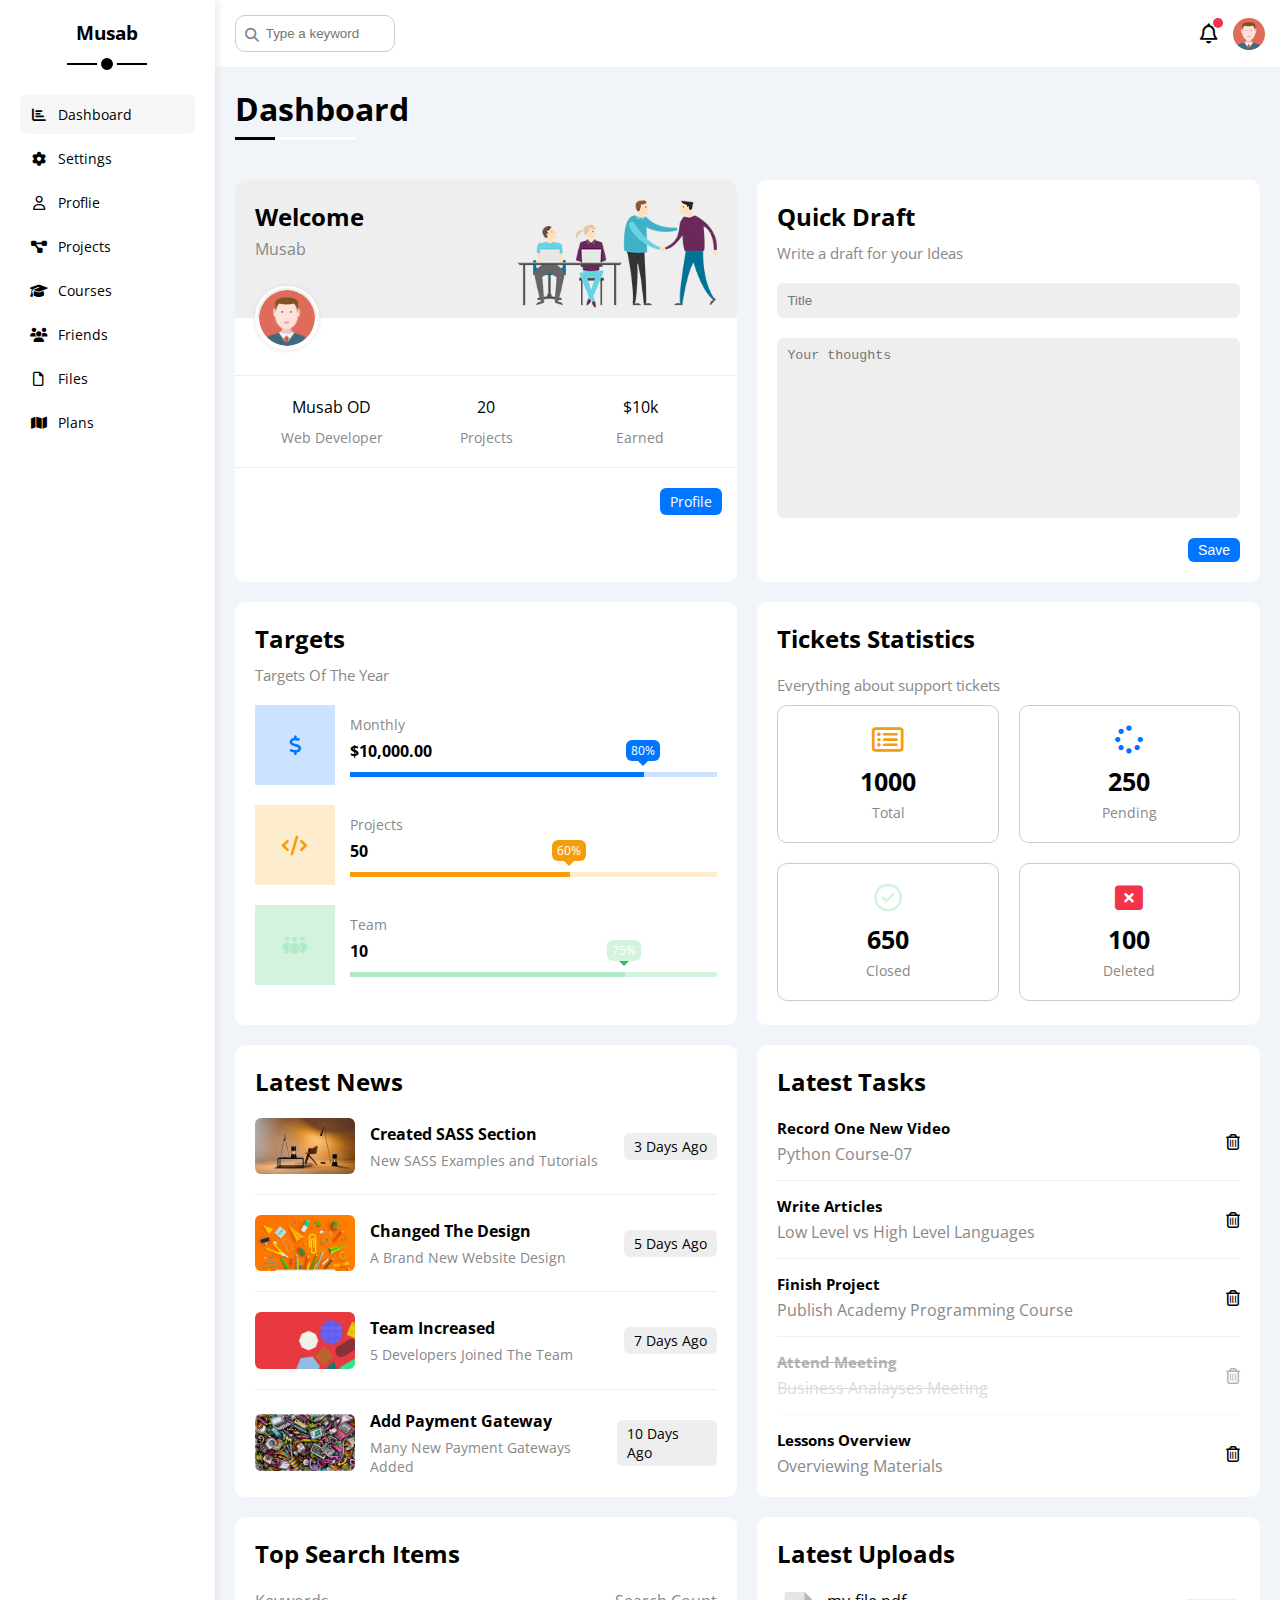
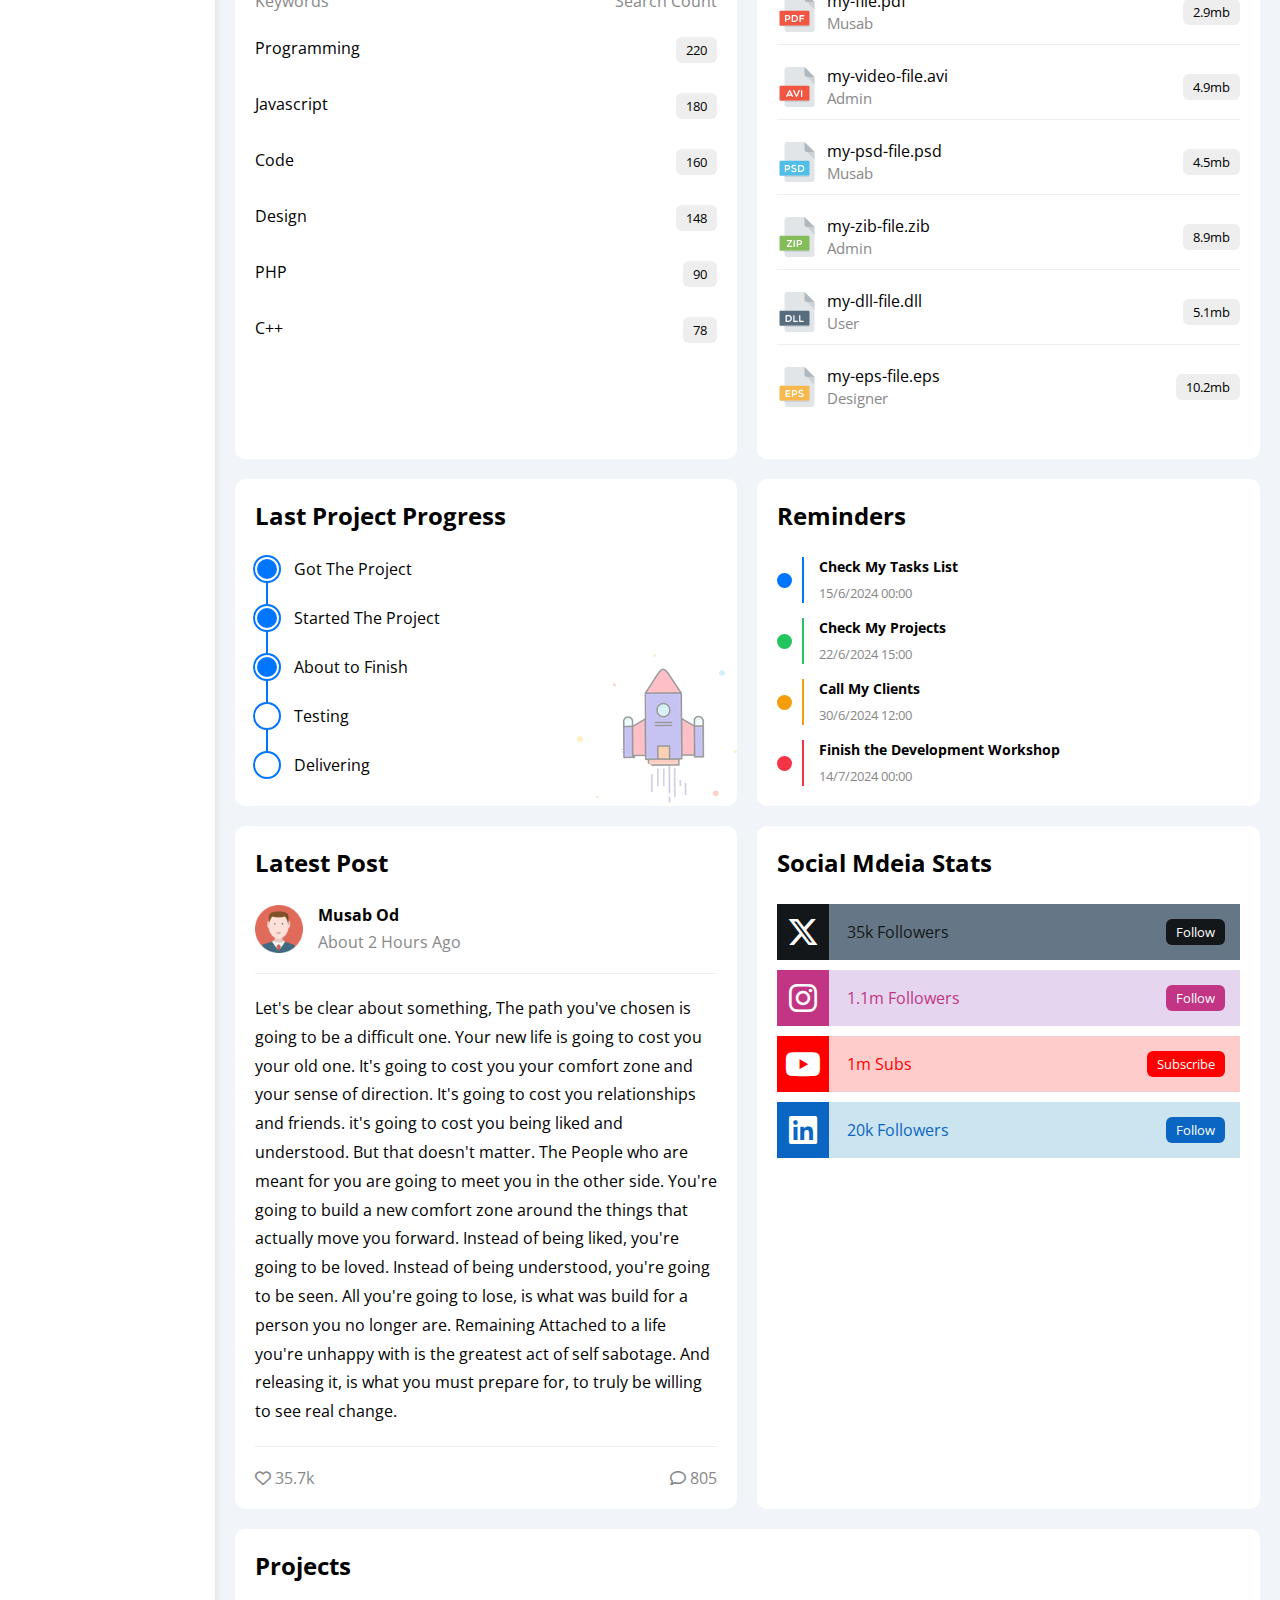
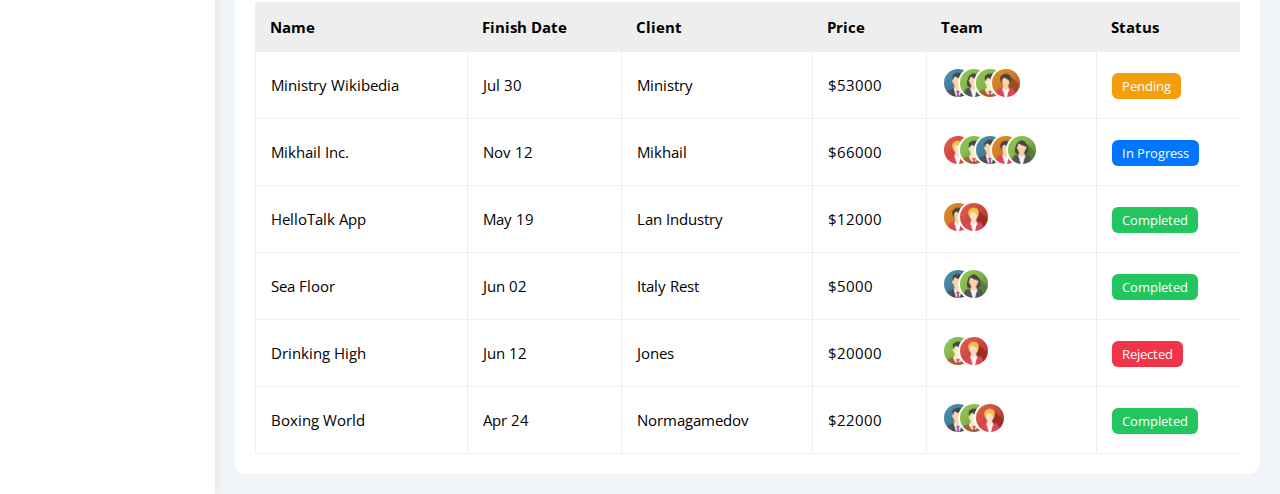
<file: index.html>
<!DOCTYPE html>
<html lang="en">
<head>
    <meta charset="UTF-8">
    <meta name="viewport" content="width=device-width, initial-scale=1.0">
    <title>Dashboard</title>
    <link rel="stylesheet" href="css/all.min.css">
    <link rel="stylesheet" href="css/framwork.css">
    <link rel="stylesheet" href="css/master.css">
    <link rel="preconnect" href="https://fonts.googleapis.com">
    <link rel="preconnect" href="https://fonts.gstatic.com" crossorigin>
    <link href="https://fonts.googleapis.com/css2?family=Open+Sans:ital,wght@0,300..800;1,300..800&display=swap" rel="stylesheet">
</head>
<body>
    <div class="page d-flex">
        <div class="sidebar bg-white p-20 p-relative">
            <h3 class="p-relative txt-c mt-0">Musab</h3>
            <ul>
                <li>
                    <a class="active d-flex align-center fs-14 c-black rad-6 p-10" href="index.html">
                        <i class="fa-solid fa-chart-bar fa-fw"></i>
                        <span>Dashboard</span>
                    </a>
                </li>
                <li>
                    <a class=" d-flex align-center fs-14 c-black rad-6 p-10" href="settings.html">
                        <i class="fa-solid fa-gear fa-fw"></i>
                        <span>Settings</span>
                    </a>
                </li>
                <li>
                    <a class=" d-flex align-center fs-14 c-black rad-6 p-10" href="profile.html">
                        <i class="fa-regular fa-user fa-fw"></i>
                        <span>Proflie</span>
                    </a>
                </li>
                <li>
                    <a class=" d-flex align-center fs-14 c-black rad-6 p-10" href="projects.html">
                        <i class="fa-solid fa-diagram-project fa-fw"></i>
                        <span>Projects</span>
                    </a>
                </li>
                <li>
                    <a class=" d-flex align-center fs-14 c-black rad-6 p-10" href="courses.html">
                        <i class="fa-solid fa-graduation-cap fa-fw"></i>
                        <span>Courses</span>
                    </a>
                </li>
                <li>
                    <a class=" d-flex align-center fs-14 c-black rad-6 p-10" href="friends.html">
                        <i class="fa-solid fa-users fa-fw"></i>
                        <span>Friends</span>
                    </a>
                </li>
                <li>
                    <a class=" d-flex align-center fs-14 c-black rad-6 p-10" href="files.html">
                        <i class="fa-regular fa-file fa-fw"></i>
                        <span>Files</span>
                    </a>
                </li>
                <li>
                    <a class=" d-flex align-center fs-14 c-black rad-6 p-10" href="plans.html">
                        <i class="fa-solid fa-map fa-fw"></i>
                        <span>Plans</span>
                    </a>
                </li>
            </ul>
        </div>
        <div class="content w-full">
            <!-- Start Head -->
            <div class="head bg-white p-15 between-flex">
                <div class="search p-relative">
                    <input class="p-10" type="search" placeholder="Type a keyword">
                </div>
                <div class="icons d-flex align-center">
                    <span class="notification p-relative">
                        <i class="fa-regular fa-bell fa-lg"></i>
                    </span>
                    <img src="imgs/avatar.png" alt="avatar">
                </div>
            </div>
            <!-- End Head -->
            <h1 class="p-relative">Dashboard</h1>
            <div class="wrapper d-grid gap-20">
                <!-- Start Welcome Widget -->
                <div class="welcome bg-white rad-10 txt-c-mobile block-mobile">
                    <div class="intro p-20 d-flex space-between bg-eee">
                        <div>
                            <h2 class="m-0">Welcome</h2>
                            <p class="c-gray mt-5">Musab</p>
                        </div>
                        <img class="hide-mobile" src="imgs/welcome.png" alt="welcome">
                    </div>
                    <img src="imgs/avatar.png" alt="avatar" class="avatar">
                    <div class="body txt-c d-flex p-20 mt-20 mb-20 block-mobile">
                        <div>Musab OD <span class="d-block c-gray fs-14 mt-10">Web Developer</span></div>
                        <div>20 <span class="d-block c-gray fs-14 mt-10">Projects</span></div>
                        <div>$10k <span class="d-block c-gray fs-14 mt-10">Earned</span></div>
                    </div>
                    <a href="profile.html" class="visit d-block fs-14 bg-blue c-white w-fit btn-shape">Profile</a>
                </div>
                <!-- End Welcome Widget -->
                <!-- Start Quick Draft Widget -->
                <div class="quick-draft p-20 bg-white rad-10">
                    <h2 class="mt-0 mb-10">Quick Draft</h2>
                    <p class="mt-0 mb-20 c-gray fs-15">Write a draft for your Ideas</p>
                    <form action="">
                        <input class="d-block mb-20 w-full p-10 b-none bg-eee rad-6" type="text" placeholder="Title">
                        <textarea class="d-block mb-20 w-full p-10 b-none bg-eee rad-6" placeholder="Your thoughts"></textarea>
                        <input class="save d-block fs-14 bg-blue c-white b-none w-fit btn-shape" type="submit" value="Save">
                    </form>
                </div>
                <!-- End Quick Draft Widget -->
                <!-- Start Targets -->
                <div class="target p-20 bg-white rad-10">
                    <h2 class="mt-0 mb-10 ">Targets</h2>
                    <p class="mt-0 mb-20 c-gray fs-15">Targets Of The Year</p>
                    <div class="target-row mb-20 d-flex align-center blue">
                        <div class="icon center-flex">
                            <i class="fa-solid fa-dollar-sign fa-lg c-blue"></i>
                        </div>
                        <div class="details">
                            <span class="fs-14 c-gray">Monthly</span>
                            <span class="d-block mt-5 mb-10 fw-bold">$10,000.00</span>
                            <div class="progress p-relative">
                                <span class="bg-blue blue" style="width: 80%">
                                    <span class="bg-blue">80%</span>
                                </span>
                            </div>
                        </div>
                    </div>
                    <div class="target-row mb-20 d-flex align-center orange">
                        <div class="icon center-flex">
                            <i class="fa-solid fa-code fa-lg c-orange"></i>
                        </div>
                        <div class="details">
                            <span class="fs-14 c-gray">Projects</span>
                            <span class="d-block mt-5 mb-10 fw-bold">50</span>
                            <div class="progress p-relative">
                                <span class="bg-orange orange" style="width: 60%">
                                    <span class="bg-orange">60%</span>
                                </span>
                            </div>
                        </div>
                    </div>
                    <div class="target-row mb-20 d-flex align-center green">
                        <div class="icon center-flex">
                            <i class="fa-solid fa-people-group fa-lg c-green"></i>
                        </div>
                        <div class="details">
                            <span class="fs-14 c-gray">Team</span>
                            <span class="d-block mt-5 mb-10 fw-bold">10</span>
                            <div class="progress p-relative">
                                <span class="bg-green green" style="width: 75%">
                                    <span class="bg-green">75%</span>
                                </span>
                            </div>
                        </div>
                    </div>
                </div>
                <!-- End Targets -->
                <!-- Start Tickets -->
                <div class="tickets p-20 bg-white rad-10">
                    <h2 class="mt-0 mb-20">Tickets Statistics</h2>
                    <p class="mt-0 mb-10 c-gray fs-15">Everything about support tickets</p>
                    <div class="d-flex txt-c gap-20 f-wrap">
                        <div class="box p-20 c-gray rad-10 fs-14">
                            <i class="fa-regular fa-rectangle-list fa-2x mb-10 c-orange"></i>
                            <span class="d-block fw-bold c-black mb-5 fs-25">1000</span>
                            Total
                        </div>
                        <div class="box p-20 c-gray rad-10 fs-14">
                            <i class="fa-solid fa-spinner fa-2x mb-10 c-blue"></i>
                            <span class="d-block fw-bold c-black mb-5 fs-25">250</span>
                            Pending
                        </div>
                        <div class="box p-20 c-gray rad-10 fs-14">
                            <i class="fa-regular fa-circle-check fa-2x mb-10 c-green"></i>
                            <span class="d-block fw-bold c-black mb-5 fs-25">650</span>
                            Closed
                        </div>
                        <div class="box p-20 c-gray rad-10 fs-14">
                            <i class="fa-solid fa-rectangle-xmark fa-2x mb-10 c-red"></i>
                            <span class="d-block fw-bold c-black mb-5 fs-25">100</span>
                            Deleted
                        </div>
                    </div>
                </div>
                <!-- End Tickets -->
                <!-- Start Latest News -->
                <div class="latest-news p-20 bg-white rad-10 txt-c-mobile">
                    <h2 class="mt-0 mb-20">Latest News</h2>
                    <div class="news-row d-flex align-center">
                        <img src="imgs/news-01.png" alt="news-01">
                        <div class="info">
                            <h3>Created SASS Section</h3>
                            <p class="m-0 c-gray fs-14">New SASS Examples and Tutorials</p>
                        </div>
                        <div class="btn-shape fs-14 bg-eee label">3 Days Ago</div>
                    </div>
                    <div class="news-row d-flex align-center">
                        <img src="imgs/news-02.png" alt="news-02">
                        <div class="info">
                            <h3>Changed The Design</h3>
                            <p class="m-0 c-gray fs-14">A Brand New Website Design</p>
                        </div>
                        <div class="btn-shape fs-14 bg-eee label">5 Days Ago</div>
                    </div>
                    <div class="news-row d-flex align-center">
                        <img src="imgs/news-03.png" alt="news-03">
                        <div class="info">
                            <h3>Team Increased</h3>
                            <p class="m-0 c-gray fs-14">5 Developers Joined The Team</p>
                        </div>
                        <div class="btn-shape fs-14 bg-eee label">7 Days Ago</div>
                    </div>
                    <div class="news-row d-flex align-center">
                        <img src="imgs/news-04.png" alt="news-04">
                        <div class="info">
                            <h3>Add Payment Gateway</h3>
                            <p class="m-0 c-gray fs-14">Many New Payment Gateways Added</p>
                        </div>
                        <div class="btn-shape fs-14 bg-eee label">10 Days Ago</div>
                    </div>
                </div>
                <!-- End Latest News -->
                <!-- Start Tasks -->
                <div class="tasks p-20 bg-white rad-10">
                    <h2 class="mt-0 mb-20">Latest Tasks</h2>
                    <div class="task-row between-flex">
                        <div class="info">
                            <h3 class="mt-0 mb-5 fs-15">Record One New Video</h3>
                            <p class="m-0 c-gray">Python Course-07</p>
                        </div>
                        <i class="fa-regular fa-trash-can delete"></i>
                    </div>
                    <div class="task-row between-flex">
                        <div class="info">
                            <h3 class="mt-0 mb-5 fs-15">Write Articles</h3>
                            <p class="m-0 c-gray">Low Level vs High Level Languages</p>
                        </div>
                        <i class="fa-regular fa-trash-can delete"></i>
                    </div>
                    <div class="task-row between-flex">
                        <div class="info">
                            <h3 class="mt-0 mb-5 fs-15">Finish Project</h3>
                            <p class="m-0 c-gray">Publish Academy Programming Course</p>
                        </div>
                        <i class="fa-regular fa-trash-can delete"></i>
                    </div>
                    <div class="task-row between-flex done">
                        <div class="info">
                            <h3 class="mt-0 mb-5 fs-15">Attend Meeting</h3>
                            <p class="m-0 c-gray">Business Analayses Meeting</p>
                        </div>
                        <i class="fa-regular fa-trash-can delete"></i>
                    </div>
                    <div class="task-row between-flex">
                        <div class="info">
                            <h3 class="mt-0 mb-5 fs-15">Lessons Overview</h3>
                            <p class="m-0 c-gray">Overviewing Materials</p>
                        </div>
                        <i class="fa-regular fa-trash-can delete"></i>
                    </div>
                </div>
                <!-- End Tasks -->
                <!-- Start Top Search Words Widget  -->
                <div class="search-items p-20 bg-white rad-10">
                    <h2 class="mt-0 mb-20">Top Search Items</h2>
                    <div class="items-head d-flex space-between c-gray mb-10">
                        <div>Keywords</div>
                        <div>Search Count</div>
                    </div>
                    <div class="items d-flex space-between pt-15 pb-15">
                        <span>Programming</span>
                        <span class="bg-eee fs-13 btn-shape">220</span>
                    </div>
                    <div class="items d-flex space-between pt-15 pb-15">
                        <span>Javascript</span>
                        <span class="bg-eee fs-13 btn-shape">180</span>
                    </div>
                    <div class="items d-flex space-between pt-15 pb-15">
                        <span>Code</span>
                        <span class="bg-eee fs-13 btn-shape">160</span>
                    </div>
                    <div class="items d-flex space-between pt-15 pb-15">
                        <span>Design</span>
                        <span class="bg-eee fs-13 btn-shape ">148</span>
                    </div>
                    <div class="items d-flex space-between pt-15 pb-15">
                        <span>PHP</span>
                        <span class="bg-eee fs-13 btn-shape">90</span>
                    </div>
                    <div class="items d-flex space-between pt-15 pb-15">
                        <span>C++</span>
                        <span class="bg-eee fs-13 btn-shape">78</span>
                    </div>
                </div>
                <!-- End Top Search Words Widget  -->
                <!-- Start Lasest Uploads  -->
                <div class="latest-uploads p-20 bg-white rad-10">
                    <h2 class="mt-0 mb-20">Latest Uploads</h2>
                    <ul class="m-0">
                        <li class="between-flex pb-10 mb-20">
                            <div class="d-flex align-center">
                                <img class="mr-10" src="/imgs/pdf.svg" alt="pdf">
                                <div>
                                    <span class="d-block">my-file.pdf</span>
                                    <span class="fs-15 c-gray">Musab</span>
                                </div>
                            </div>
                            <div class="bg-eee btn-shape fs-13">2.9mb</div>
                        </li>
                        <li class="between-flex pb-10 mb-20">
                            <div class="d-flex align-center">
                                <img class="mr-10" src="/imgs/avi.svg" alt="avi">
                                <div>
                                    <span class="d-block">my-video-file.avi</span>
                                    <span class="fs-15 c-gray">Admin</span>
                                </div>
                            </div>
                            <div class="bg-eee btn-shape fs-13">4.9mb</div>
                        </li>
                        <li class="between-flex pb-10 mb-20">
                            <div class="d-flex align-center">
                                <img class="mr-10" src="/imgs/psd.svg" alt="psd">
                                <div>
                                    <span class="d-block">my-psd-file.psd</span>
                                    <span class="fs-15 c-gray">Musab</span>
                                </div>
                            </div>
                            <div class="bg-eee btn-shape fs-13">4.5mb</div>
                        </li>
                        <li class="between-flex pb-10 mb-20">
                            <div class="d-flex align-center">
                                <img class="mr-10" src="/imgs/zip.svg" alt="pdf">
                                <div>
                                    <span class="d-block">my-zib-file.zib</span>
                                    <span class="fs-15 c-gray">Admin</span>
                                </div>
                            </div>
                            <div class="bg-eee btn-shape fs-13">8.9mb</div>
                        </li>
                        <li class="between-flex pb-10 mb-20">
                            <div class="d-flex align-center">
                                <img class="mr-10" src="/imgs/dll.svg" alt="dll">
                                <div>
                                    <span class="d-block">my-dll-file.dll</span>
                                    <span class="fs-15 c-gray">User</span>
                                </div>
                            </div>
                            <div class="bg-eee btn-shape fs-13">5.1mb</div>
                        </li>
                        <li class="between-flex pb-10 mb-20">
                            <div class="d-flex align-center">
                                <img class="mr-10" src="/imgs/eps.svg" alt="eps">
                                <div>
                                    <span class="d-block">my-eps-file.eps</span>
                                    <span class="fs-15 c-gray">Designer</span>
                                </div>
                            </div>
                            <div class="bg-eee btn-shape fs-13">10.2mb</div>
                        </li>
                    </ul>
                </div>
                <!-- End Lasest Uploads  -->
                <!-- Start Last Project  -->
                <div class="last-project p-20 bg-white rad-10 p-relative">
                    <h2 class="mt-0 mb-20">Last Project Progress</h2>
                    <ul class="m-0 p-relative">
                        <li class="mt-25 d-flex align-center done">Got The Project</li>
                        <li class="mt-25 d-flex align-center done">Started The Project</li>
                        <li class="mt-25 d-flex align-center done">About to Finish</li>
                        <li class="mt-25 d-flex align-center current">Testing</li>
                        <li class="mt-25 d-flex align-center">Delivering</li>
                    </ul>
                    <img class="launch-icon hide-mobile" src="imgs/project.png" alt="project">
                </div>
                <!-- End Last Project  -->
                <!-- Start Reminders -->
                <div class="reminders p-20 bg-white rad-10 p-relative">
                    <h2 class="mt-0 mb-25">Reminders</h2>
                    <ul class="m-0">
                        <li class="d-flex align-center mt-15">
                            <span class="key bg-blue mr-10 d-block rad-half"></span>
                            <div class="pl-15 blue">
                                <p class="fs-14 fw-bold mt-0 mb-5">Check My Tasks List</p>
                                <span class="fs-13 c-gray">15/6/2024 00:00</span>
                            </div>
                        </li>
                        <li class="d-flex align-center mt-15">
                            <span class="key bg-green1 mr-10 d-block rad-half"></span>
                            <div class="pl-15 green">
                                <p class="fs-14 fw-bold mt-0 mb-5">Check My Projects</p>
                                <span class="fs-13 c-gray">22/6/2024 15:00</span>
                            </div>
                        </li>
                        <li class="d-flex align-center mt-15">
                            <span class="key bg-orange mr-10 d-block rad-half"></span>
                            <div class="pl-15 orange">
                                <p class="fs-14 fw-bold mt-0 mb-5">Call My Clients</p>
                                <span class="fs-13 c-gray">30/6/2024 12:00</span>
                            </div>
                        </li>
                        <li class="d-flex align-center mt-15">
                            <span class="key bg-red mr-10 d-block rad-half"></span>
                            <div class="pl-15 red">
                                <p class="fs-14 fw-bold mt-0 mb-5">Finish the Development Workshop</p>
                                <span class="fs-13 c-gray">14/7/2024 00:00</span>
                            </div>
                        </li>
                    </ul>
                </div>
                <!-- End Reminders -->
                <!-- Start Latest Post  -->
                <div class="latest-post p-20 bg-white rad-10 p-relative">
                    <h2 class="mt-0 mb-25">Latest Post</h2>
                    <div class="top d-flex align-center">
                        <img class="avatar mr-15" src="imgs/avatar.png" alt="avatar">
                    <div class="info">
                        <span class="d-block mb-5 fw-bold">Musab Od</span>
                        <span class="c-gray">About 2 Hours Ago</span>
                    </div>
                    </div>
                    <div class="post-content txt-c-mobile pt-20 pb-20 mt-20 mb-20">
                        Let's be clear about something, The path you've chosen is going to be a difficult one.
                        Your new life is going to cost you your old one.
                        It's going to cost you your comfort zone and your sense of direction.
                        It's going to cost you relationships and friends.
                        it's going to cost you being liked and understood.
                        But that doesn't matter.
                        The People who are meant for you are going to meet you in the other side.
                        You're going to build a new comfort zone around the things that actually move you forward.
                        Instead of being liked, you're going to be loved.
                        Instead of being understood, you're going to be seen.
                        All you're going to lose, is what was build for a person you no longer are.
                        Remaining Attached to a life you're unhappy with is the greatest act of self sabotage.
                        And releasing it, is what you must prepare for, to truly be willing to see real change.
                    </div>
                    <div class="post-status between-flex c-gray">
                        <div>
                            <i class="fa-regular fa-heart"></i>
                            <span>35.7k</span>
                        </div>
                        <div>
                            <i class="fa-regular fa-comment"></i>
                            <span>805</span>
                        </div>
                    </div>
                </div>
                <!-- End Latest Post  -->
                <!-- Start Social Media Stats  -->
                <div class="social-media p-20 bg-white rad-10 p-relative">
                    <h2 class="mt-0 mb-25">Social Mdeia Stats</h2>
                    <div class="box x p-15 p-relative mb-10 between-flex">
                        <i class="fa-brands fa-x-twitter fa-2x c-white h-full center-flex"></i>
                        <span>35k Followers</span>
                        <a class="fs-13 c-white btn-shape" href="#">Follow</a>
                    </div>
                    <div class="box ig p-15 p-relative mb-10 between-flex">
                        <i class="fa-brands fa-instagram fa-2x c-white h-full center-flex"></i>
                        <span>1.1m Followers</span>
                        <a class="fs-13 c-white btn-shape" href="#">Follow</a>
                    </div>
                    <div class="box youtube p-15 p-relative mb-10 between-flex">
                        <i class="fa-brands fa-youtube fa-2x c-white h-full center-flex"></i>
                        <span>1m Subs</span>
                        <a class="fs-13 c-white btn-shape" href="#">Subscribe</a>
                    </div>
                    <div class="box linkedin p-15 p-relative mb-10 between-flex">
                        <i class="fa-brands fa-linkedin fa-2x c-white h-full center-flex"></i>
                        <span>20k Followers</span>
                        <a class="fs-13 c-white btn-shape" href="#">Follow</a>
                    </div>
                </div>
                <!-- End Social Media Stats  -->
            </div>
            <!-- Start Projects Table  -->
            <div class="projects p-20 bg-white rad-10 m-20">
                <h2 class="mt-0 mb-20">Projects</h2>
                <div class="reponsive-table">
                    <table class="fs-15 w-full">
                        <thead>
                            <tr>
                                <td>Name</td>
                                <td>Finish Date</td>
                                <td>Client</td>
                                <td>Price</td>
                                <td>Team</td>
                                <td>Status</td>
                            </tr>
                        </thead>
                        <tbody>
                            <tr>
                                <td>Ministry Wikibedia</td>
                                <td>Jul 30</td>
                                <td>Ministry</td>
                                <td>$53000</td>
                                <td>
                                    <img src="imgs/team-01.png" alt="">
                                    <img src="imgs/team-02.png" alt="">
                                    <img src="imgs/team-03.png" alt="">
                                    <img src="imgs/team-04.png" alt="">
                                </td>
                                <td>
                                    <span class="label btn-shape bg-orange c-white">Pending</span>
                                </td>
                            </tr>
                            <tr>
                                <td>Mikhail Inc.</td>
                                <td>Nov 12</td>
                                <td>Mikhail</td>
                                <td>$66000</td>
                                <td>
                                    <img src="imgs/team-05.png" alt="">
                                    <img src="imgs/team-03.png" alt="">
                                    <img src="imgs/team-01.png" alt="">
                                    <img src="imgs/team-04.png" alt="">
                                    <img src="imgs/team-02.png" alt="">
                                </td>
                                <td>
                                    <span class="label btn-shape bg-blue c-white">In Progress</span>
                                </td>
                            </tr>
                            <tr>
                                <td>HelloTalk App</td>
                                <td>May 19</td>
                                <td>Lan Industry</td>
                                <td>$12000</td>
                                <td>
                                    <img src="imgs/team-04.png" alt="">
                                    <img src="imgs/team-05.png" alt="">
                                </td>
                                <td>
                                    <span class="label btn-shape bg-green1 c-white">Completed</span>
                                </td>
                            </tr>
                            <tr>
                                <td>Sea Floor</td>
                                <td>Jun 02</td>
                                <td>Italy Rest</td>
                                <td>$5000</td>
                                <td>
                                    <img src="imgs/team-01.png" alt="">
                                    <img src="imgs/team-02.png" alt="">
                                </td>
                                <td>
                                    <span class="label btn-shape bg-green1 c-white">Completed</span>
                                </td>
                            </tr>
                            <tr>
                                <td>Drinking High</td>
                                <td>Jun 12</td>
                                <td>Jones</td>
                                <td>$20000</td>
                                <td>
                                    <img src="imgs/team-03.png" alt="">
                                    <img src="imgs/team-05.png" alt="">
                                </td>
                                <td>
                                    <span class="label btn-shape bg-red c-white">Rejected</span>
                                </td>
                            </tr>
                            <tr>
                                <td>Boxing World</td>
                                <td>Apr 24</td>
                                <td>Normagamedov</td>
                                <td>$22000</td>
                                <td>
                                    <img src="imgs/team-01.png" alt="">
                                    <img src="imgs/team-03.png" alt="">
                                    <img src="imgs/team-05.png" alt="">
                                </td>
                                <td>
                                    <span class="label btn-shape bg-green1 c-white">Completed</span>
                                </td>
                            </tr>
                        </tbody>
                    </table>
                </div>
            </div>
            <!-- End Projects Table  -->
        </div>
    </div>
</body>
</html>
</file>
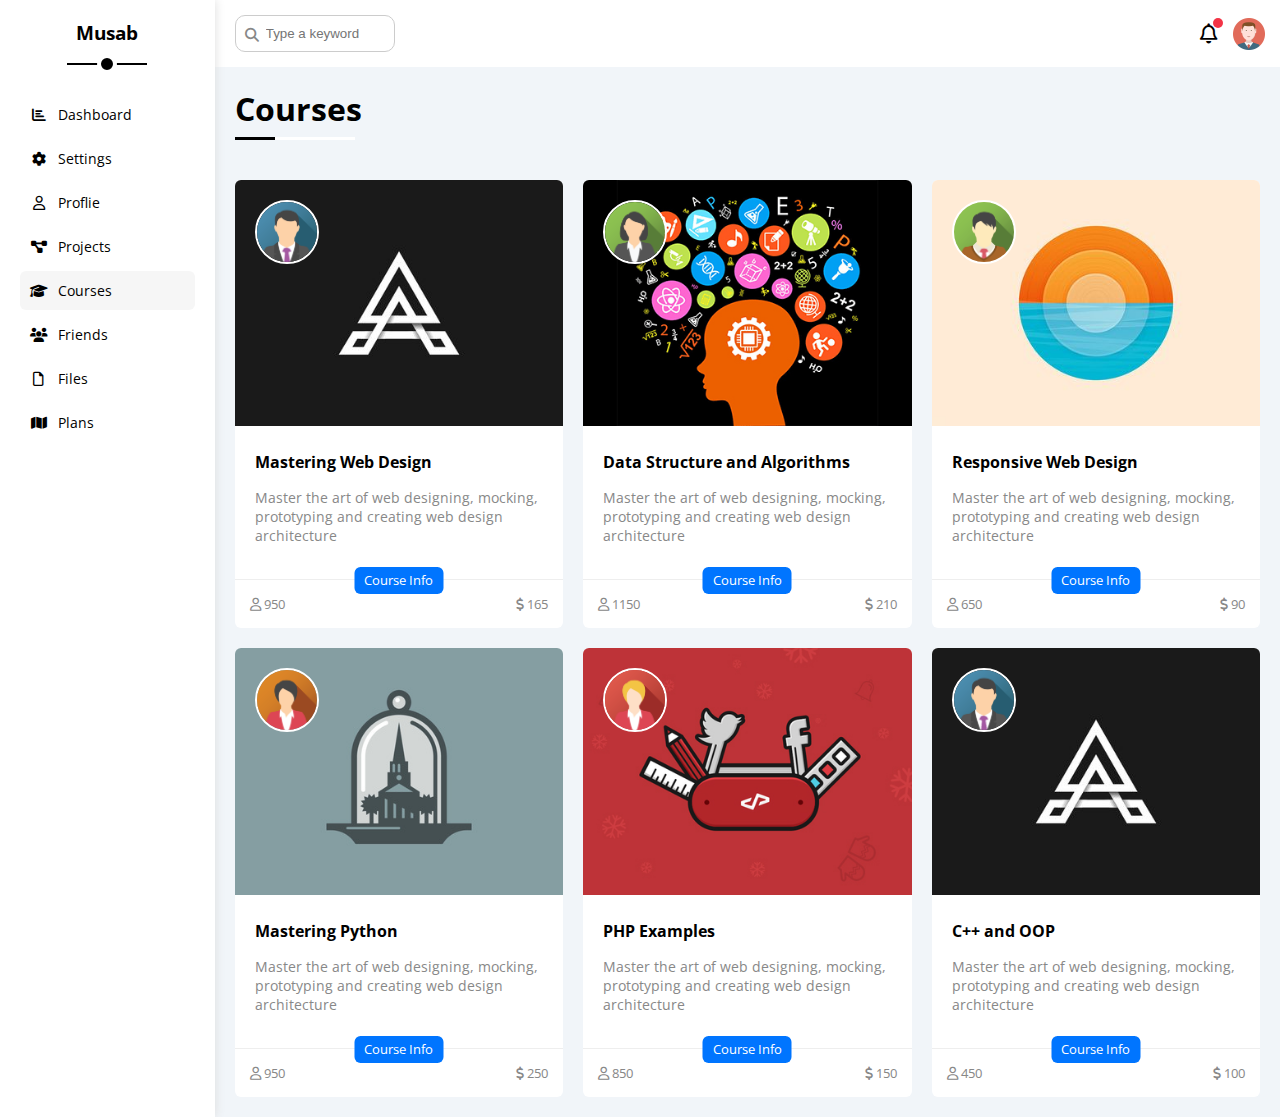
<file: courses.html>
<!DOCTYPE html>
<html lang="en">
<head>
    <meta charset="UTF-8">
    <meta name="viewport" content="width=device-width, initial-scale=1.0">
    <title>Courses</title>
    <link rel="stylesheet" href="css/all.min.css">
    <link rel="stylesheet" href="css/framwork.css">
    <link rel="stylesheet" href="css/master.css">
    <link rel="preconnect" href="https://fonts.googleapis.com">
    <link rel="preconnect" href="https://fonts.gstatic.com" crossorigin>
    <link href="https://fonts.googleapis.com/css2?family=Open+Sans:ital,wght@0,300..800;1,300..800&display=swap" rel="stylesheet">
</head>
<body>
    <div class="page d-flex">
        <div class="sidebar bg-white p-20 p-relative">
            <h3 class="p-relative txt-c mt-0">Musab</h3>
            <ul>
                <li>
                    <a class="d-flex align-center fs-14 c-black rad-6 p-10" href="index.html">
                        <i class="fa-solid fa-chart-bar fa-fw"></i>
                        <span>Dashboard</span>
                    </a>
                </li>
                <li>
                    <a class="d-flex align-center fs-14 c-black rad-6 p-10" href="settings.html">
                        <i class="fa-solid fa-gear fa-fw"></i>
                        <span>Settings</span>
                    </a>
                </li>
                <li>
                    <a class="d-flex align-center fs-14 c-black rad-6 p-10" href="profile.html">
                        <i class="fa-regular fa-user fa-fw"></i>
                        <span>Proflie</span>
                    </a>
                </li>
                <li>
                    <a class="d-flex align-center fs-14 c-black rad-6 p-10" href="projects.html">
                        <i class="fa-solid fa-diagram-project fa-fw"></i>
                        <span>Projects</span>
                    </a>
                </li>
                <li>
                    <a class="active d-flex align-center fs-14 c-black rad-6 p-10" href="courses.html">
                        <i class="fa-solid fa-graduation-cap fa-fw"></i>
                        <span>Courses</span>
                    </a>
                </li>
                <li>
                    <a class=" d-flex align-center fs-14 c-black rad-6 p-10" href="friends.html">
                        <i class="fa-solid fa-users fa-fw"></i>
                        <span>Friends</span>
                    </a>
                </li>
                <li>
                    <a class=" d-flex align-center fs-14 c-black rad-6 p-10" href="files.html">
                        <i class="fa-regular fa-file fa-fw"></i>
                        <span>Files</span>
                    </a>
                </li>
                <li>
                    <a class=" d-flex align-center fs-14 c-black rad-6 p-10" href="plans.html">
                        <i class="fa-solid fa-map fa-fw"></i>
                        <span>Plans</span>
                    </a>
                </li>
            </ul>
        </div>
        <div class="content w-full">
            <!-- Start Head -->
            <div class="head bg-white p-15 between-flex">
                <div class="search p-relative">
                    <input class="p-10" type="search" placeholder="Type a keyword">
                </div>
                <div class="icons d-flex align-center">
                    <span class="notification p-relative">
                        <i class="fa-regular fa-bell fa-lg"></i>
                    </span>
                    <img src="imgs/avatar.png" alt="avatar">
                </div>
            </div>
            <!-- End Head -->
            <h1 class="p-relative">Courses</h1>
            <div class="courses-page d-grid m-20 gap-20">
                <div class="course bg-white rad-6 p-relative">
                    <img class="cover" src="imgs/course-01.jpg" alt="">
                    <img class="instructor" src="imgs/team-01.png" alt="">
                    <div class="p-20">
                        <h4 class="m-0">Mastering Web Design</h4>
                        <p class="description c-gray mt-15 fs-14">
                        Master the art of web designing, mocking, prototyping and creating web design architecture</p>
                    </div>
                    <div class="info p-15 p-relative between-flex">
                        <span class="title bg-blue c-white btn-shape">Course Info</span>
                        <span class="c-gray">
                            <i class="fa-regular fa-user"></i>
                            950
                        </span>
                        <span class="c-gray">
                            <i class="fa-solid fa-dollar-sign"></i>
                            165
                        </span>
                    </div>
                </div>
                <div class="course bg-white rad-6 p-relative">
                    <img class="cover" src="imgs/course-02.jpg" alt="">
                    <img class="instructor" src="imgs/team-02.png" alt="">
                    <div class="p-20">
                        <h4 class="m-0">Data Structure and Algorithms</h4>
                        <p class="description c-gray mt-15 fs-14">
                        Master the art of web designing, mocking, prototyping and creating web design architecture</p>
                    </div>
                    <div class="info p-15 p-relative between-flex">
                        <span class="title bg-blue c-white btn-shape">Course Info</span>
                        <span class="c-gray">
                            <i class="fa-regular fa-user"></i>
                            1150
                        </span>
                        <span class="c-gray">
                            <i class="fa-solid fa-dollar-sign"></i>
                            210
                        </span>
                    </div>
                </div>
                <div class="course bg-white rad-6 p-relative">
                    <img class="cover" src="imgs/course-03.jpg" alt="">
                    <img class="instructor" src="imgs/team-03.png" alt="">
                    <div class="p-20">
                        <h4 class="m-0">Responsive Web Design</h4>
                        <p class="description c-gray mt-15 fs-14">
                        Master the art of web designing, mocking, prototyping and creating web design architecture</p>
                    </div>
                    <div class="info p-15 p-relative between-flex">
                        <span class="title bg-blue c-white btn-shape">Course Info</span>
                        <span class="c-gray">
                            <i class="fa-regular fa-user"></i>
                            650
                        </span>
                        <span class="c-gray">
                            <i class="fa-solid fa-dollar-sign"></i>
                            90
                        </span>
                    </div>
                </div>
                <div class="course bg-white rad-6 p-relative">
                    <img class="cover" src="imgs/course-04.jpg" alt="">
                    <img class="instructor" src="imgs/team-04.png" alt="">
                    <div class="p-20">
                        <h4 class="m-0">Mastering Python</h4>
                        <p class="description c-gray mt-15 fs-14">
                        Master the art of web designing, mocking, prototyping and creating web design architecture</p>
                    </div>
                    <div class="info p-15 p-relative between-flex">
                        <span class="title bg-blue c-white btn-shape">Course Info</span>
                        <span class="c-gray">
                            <i class="fa-regular fa-user"></i>
                            950
                        </span>
                        <span class="c-gray">
                            <i class="fa-solid fa-dollar-sign"></i>
                            250
                        </span>
                    </div>
                </div>
                <div class="course bg-white rad-6 p-relative">
                    <img class="cover" src="imgs/course-05.jpg" alt="">
                    <img class="instructor" src="imgs/team-05.png" alt="">
                    <div class="p-20">
                        <h4 class="m-0">PHP Examples</h4>
                        <p class="description c-gray mt-15 fs-14">
                        Master the art of web designing, mocking, prototyping and creating web design architecture</p>
                    </div>
                    <div class="info p-15 p-relative between-flex">
                        <span class="title bg-blue c-white btn-shape">Course Info</span>
                        <span class="c-gray">
                            <i class="fa-regular fa-user"></i>
                            850
                        </span>
                        <span class="c-gray">
                            <i class="fa-solid fa-dollar-sign"></i>
                            150
                        </span>
                    </div>
                </div>
                <div class="course bg-white rad-6 p-relative">
                    <img class="cover" src="imgs/course-01.jpg" alt="">
                    <img class="instructor" src="imgs/team-01.png" alt="">
                    <div class="p-20">
                        <h4 class="m-0">C++ and OOP</h4>
                        <p class="description c-gray mt-15 fs-14">
                        Master the art of web designing, mocking, prototyping and creating web design architecture</p>
                    </div>
                    <div class="info p-15 p-relative between-flex">
                        <span class="title bg-blue c-white btn-shape">Course Info</span>
                        <span class="c-gray">
                            <i class="fa-regular fa-user"></i>
                            450
                        </span>
                        <span class="c-gray">
                            <i class="fa-solid fa-dollar-sign"></i>
                            100
                        </span>
                    </div>
                </div>
            </div>
        </div>
    </div>
</body>
</html>
</file>
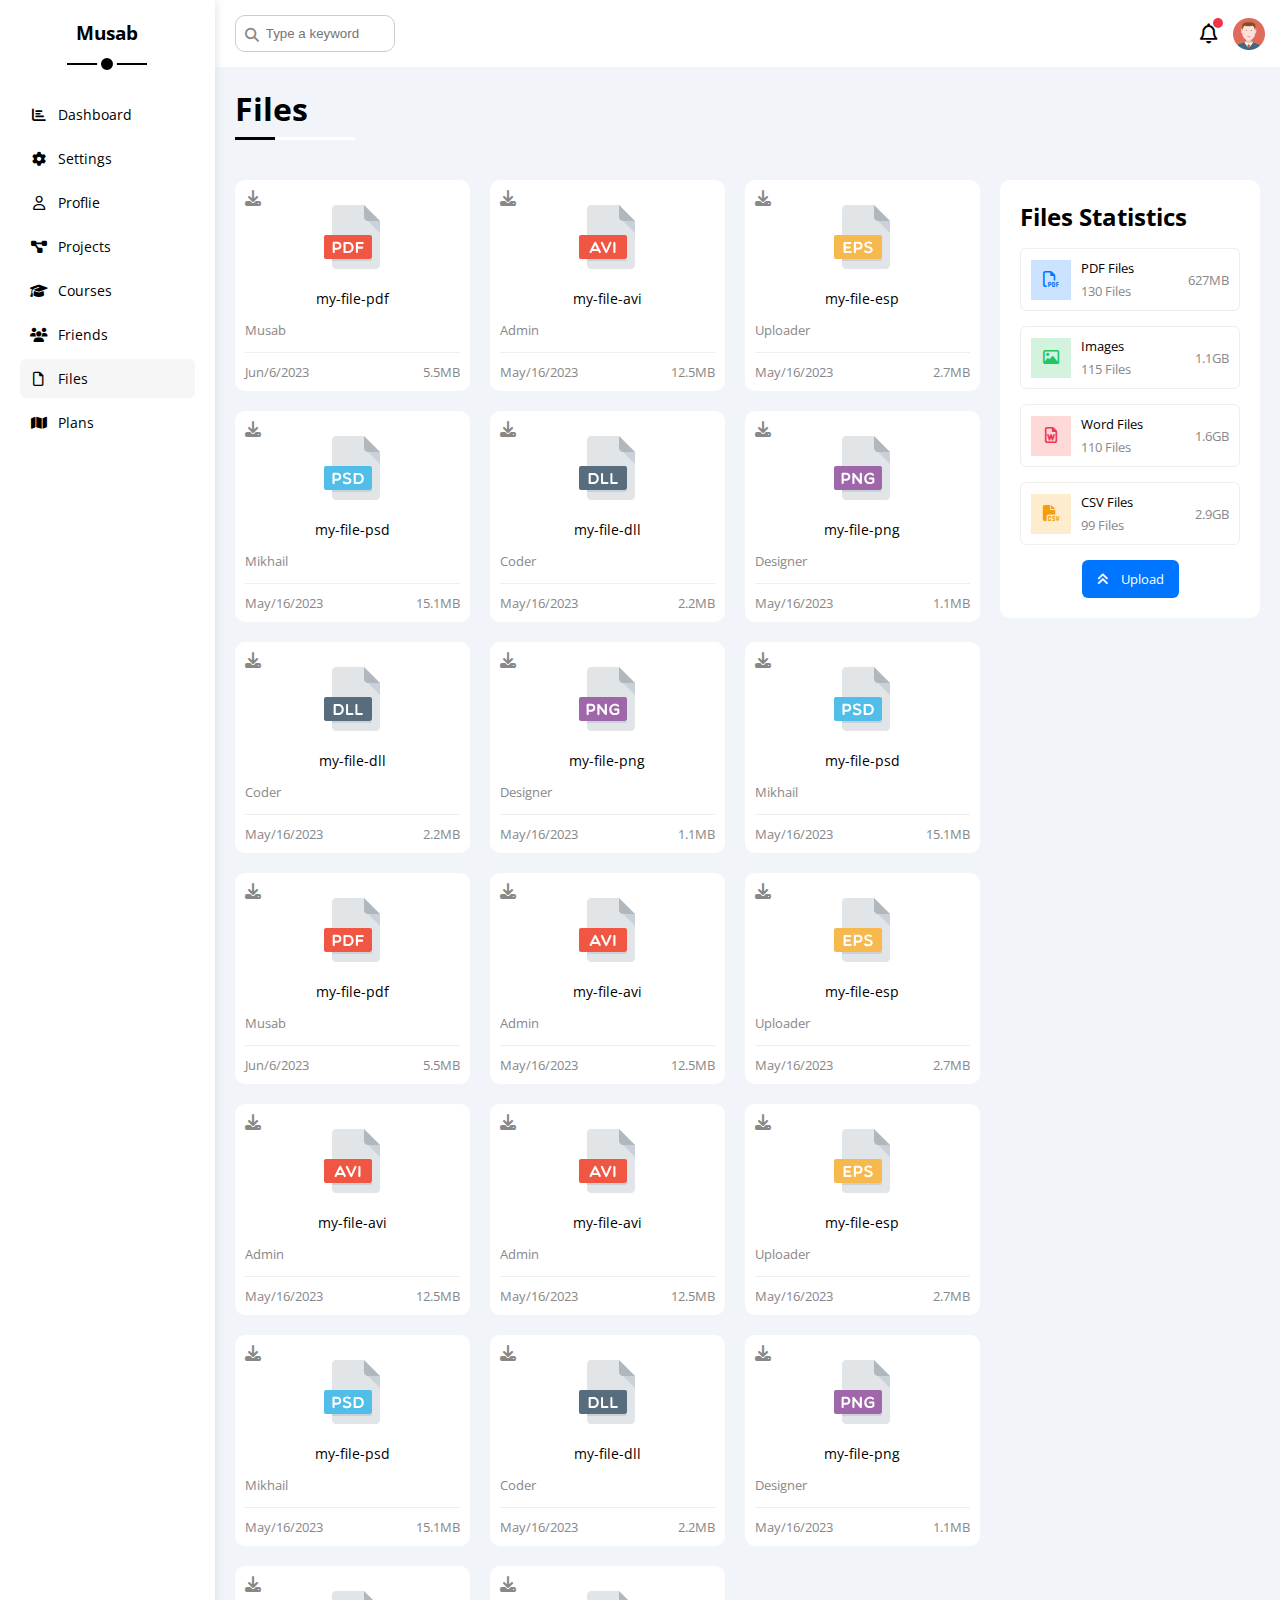
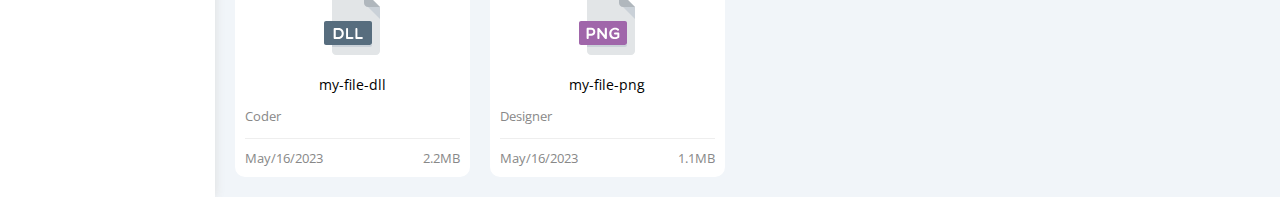
<file: files.html>
<!DOCTYPE html>
<html lang="en">
<head>
    <meta charset="UTF-8">
    <meta name="viewport" content="width=device-width, initial-scale=1.0">
    <title>Files</title>
    <link rel="stylesheet" href="css/all.min.css">
    <link rel="stylesheet" href="css/framwork.css">
    <link rel="stylesheet" href="css/master.css">
    <link rel="preconnect" href="https://fonts.googleapis.com">
    <link rel="preconnect" href="https://fonts.gstatic.com" crossorigin>
    <link href="https://fonts.googleapis.com/css2?family=Open+Sans:ital,wght@0,300..800;1,300..800&display=swap" rel="stylesheet">
</head>
<body>
    <div class="page d-flex">
        <div class="sidebar bg-white p-20 p-relative">
            <h3 class="p-relative txt-c mt-0">Musab</h3>
            <ul>
                <li>
                    <a class="d-flex align-center fs-14 c-black rad-6 p-10" href="index.html">
                        <i class="fa-solid fa-chart-bar fa-fw"></i>
                        <span>Dashboard</span>
                    </a>
                </li>
                <li>
                    <a class="d-flex align-center fs-14 c-black rad-6 p-10" href="settings.html">
                        <i class="fa-solid fa-gear fa-fw"></i>
                        <span>Settings</span>
                    </a>
                </li>
                <li>
                    <a class="d-flex align-center fs-14 c-black rad-6 p-10" href="profile.html">
                        <i class="fa-regular fa-user fa-fw"></i>
                        <span>Proflie</span>
                    </a>
                </li>
                <li>
                    <a class="d-flex align-center fs-14 c-black rad-6 p-10" href="projects.html">
                        <i class="fa-solid fa-diagram-project fa-fw"></i>
                        <span>Projects</span>
                    </a>
                </li>
                <li>
                    <a class="d-flex align-center fs-14 c-black rad-6 p-10" href="courses.html">
                        <i class="fa-solid fa-graduation-cap fa-fw"></i>
                        <span>Courses</span>
                    </a>
                </li>
                <li>
                    <a class="d-flex align-center fs-14 c-black rad-6 p-10" href="friends.html">
                        <i class="fa-solid fa-users fa-fw"></i>
                        <span>Friends</span>
                    </a>
                </li>
                <li>
                    <a class="active d-flex align-center fs-14 c-black rad-6 p-10" href="files.html">
                        <i class="fa-regular fa-file fa-fw"></i>
                        <span>Files</span>
                    </a>
                </li>
                <li>
                    <a class=" d-flex align-center fs-14 c-black rad-6 p-10" href="plans.html">
                        <i class="fa-solid fa-map fa-fw"></i>
                        <span>Plans</span>
                    </a>
                </li>
            </ul>
        </div>
        <div class="content w-full">
            <!-- Start Head -->
            <div class="head bg-white p-15 between-flex">
                <div class="search p-relative">
                    <input class="p-10" type="search" placeholder="Type a keyword">
                </div>
                <div class="icons d-flex align-center">
                    <span class="notification p-relative">
                        <i class="fa-regular fa-bell fa-lg"></i>
                    </span>
                    <img src="imgs/avatar.png" alt="avatar">
                </div>
            </div>
            <!-- End Head -->
            <h1 class="p-relative">Files</h1>
            <div class="files-page d-flex m-20 gap-20">
                <div class="files-status p-20 bg-white rad-10">
                    <h2 class="mt-0 mb-15 txt-c-mobile">Files Statistics</h2>
                    <div class="d-flex align-center border-eee p-10 rad-6 mb-15 fs-13">
                        <i class="fa-regular fa-file-pdf fa-lg blue center-flex c-blue icon"></i>
                        <div class="file">
                            <span>PDF Files</span>
                            <span class="d-block c-gray mt-5">130 Files</span>
                        </div>
                        <div class="size c-gray">627MB</div>
                    </div>
                    <div class="d-flex align-center border-eee p-10 rad-6 mb-15 fs-13">
                        <i class="fa-regular fa-image fa-lg green center-flex c-green1 icon"></i>
                        <div class="file">
                            <span>Images</span>
                            <span class="d-block c-gray mt-5">115 Files</span>
                        </div>
                        <div class="size c-gray">1.1GB</div>
                    </div>
                    <div class="d-flex align-center border-eee p-10 rad-6 mb-15 fs-13">
                        <i class="fa-regular fa-file-word fa-lg red center-flex c-red icon"></i>
                        <div class="file">
                            <span>Word Files</span>
                            <span class="d-block c-gray mt-5">110 Files</span>
                        </div>
                        <div class="size c-gray">1.6GB</div>
                    </div>
                    <div class="d-flex align-center border-eee p-10 rad-6 mb-15 fs-13">
                        <i class="fa-solid fa-file-csv fa-lg orange center-flex c-orange icon"></i>
                        <div class="file">
                            <span>CSV Files</span>
                            <span class="d-block c-gray mt-5">99 Files</span>
                        </div>
                        <div class="size c-gray">2.9GB</div>
                    </div>
                    <a class="upload c-white fs-13 rad-6 d-block w-fit bg-blue btn-shape" href="#">
                        <i class="fa-solid fa-angles-up mr-10"></i>
                        Upload
                    </a>
                </div>
                <div class="files-content d-grid gap-20">
                    <div class="file bg-white p-10 rad-10">
                        <i class="fa-solid fa-download c-gray p-absolute"></i>
                        <div class="icon txt-c">
                            <img class="mt-15 mb-15" src="imgs/pdf.svg" alt="">
                        </div>
                        <div class="txt-c mb-10 fs-14">my-file-pdf</div>
                        <p class="c-gray fs-13">Musab</p>
                        <div class="info between-flex mt-10 pt-10 fs-13 c-gray">
                            <span>Jun/6/2023</span>
                            <span>5.5MB</span>
                        </div>
                    </div>
                    <div class="file bg-white p-10 rad-10">
                        <i class="fa-solid fa-download c-gray p-absolute"></i>
                        <div class="icon txt-c">
                            <img class="mt-15 mb-15" src="imgs/avi.svg" alt="">
                        </div>
                        <div class="txt-c mb-10 fs-14">my-file-avi</div>
                        <p class="c-gray fs-13">Admin</p>
                        <div class="info between-flex mt-10 pt-10 fs-13 c-gray">
                            <span>May/16/2023</span>
                            <span>12.5MB</span>
                        </div>
                    </div>
                    <div class="file bg-white p-10 rad-10">
                        <i class="fa-solid fa-download c-gray p-absolute"></i>
                        <div class="icon txt-c">
                            <img class="mt-15 mb-15" src="imgs/eps.svg" alt="">
                        </div>
                        <div class="txt-c mb-10 fs-14">my-file-esp</div>
                        <p class="c-gray fs-13">Uploader</p>
                        <div class="info between-flex mt-10 pt-10 fs-13 c-gray">
                            <span>May/16/2023</span>
                            <span>2.7MB</span>
                        </div>
                    </div>
                    <div class="file bg-white p-10 rad-10">
                        <i class="fa-solid fa-download c-gray p-absolute"></i>
                        <div class="icon txt-c">
                            <img class="mt-15 mb-15" src="imgs/psd.svg" alt="">
                        </div>
                        <div class="txt-c mb-10 fs-14">my-file-psd</div>
                        <p class="c-gray fs-13">Mikhail</p>
                        <div class="info between-flex mt-10 pt-10 fs-13 c-gray">
                            <span>May/16/2023</span>
                            <span>15.1MB</span>
                        </div>
                    </div>
                    <div class="file bg-white p-10 rad-10">
                        <i class="fa-solid fa-download c-gray p-absolute"></i>
                        <div class="icon txt-c">
                            <img class="mt-15 mb-15" src="imgs/dll.svg" alt="">
                        </div>
                        <div class="txt-c mb-10 fs-14">my-file-dll</div>
                        <p class="c-gray fs-13">Coder</p>
                        <div class="info between-flex mt-10 pt-10 fs-13 c-gray">
                            <span>May/16/2023</span>
                            <span>2.2MB</span>
                        </div>
                    </div>
                    <div class="file bg-white p-10 rad-10">
                        <i class="fa-solid fa-download c-gray p-absolute"></i>
                        <div class="icon txt-c">
                            <img class="mt-15 mb-15" src="imgs/png.svg" alt="">
                        </div>
                        <div class="txt-c mb-10 fs-14">my-file-png</div>
                        <p class="c-gray fs-13">Designer</p>
                        <div class="info between-flex mt-10 pt-10 fs-13 c-gray">
                            <span>May/16/2023</span>
                            <span>1.1MB</span>
                        </div>
                    </div>
                    <div class="file bg-white p-10 rad-10">
                        <i class="fa-solid fa-download c-gray p-absolute"></i>
                        <div class="icon txt-c">
                            <img class="mt-15 mb-15" src="imgs/dll.svg" alt="">
                        </div>
                        <div class="txt-c mb-10 fs-14">my-file-dll</div>
                        <p class="c-gray fs-13">Coder</p>
                        <div class="info between-flex mt-10 pt-10 fs-13 c-gray">
                            <span>May/16/2023</span>
                            <span>2.2MB</span>
                        </div>
                    </div>
                    <div class="file bg-white p-10 rad-10">
                        <i class="fa-solid fa-download c-gray p-absolute"></i>
                        <div class="icon txt-c">
                            <img class="mt-15 mb-15" src="imgs/png.svg" alt="">
                        </div>
                        <div class="txt-c mb-10 fs-14">my-file-png</div>
                        <p class="c-gray fs-13">Designer</p>
                        <div class="info between-flex mt-10 pt-10 fs-13 c-gray">
                            <span>May/16/2023</span>
                            <span>1.1MB</span>
                        </div>
                    </div>
                    <div class="file bg-white p-10 rad-10">
                        <i class="fa-solid fa-download c-gray p-absolute"></i>
                        <div class="icon txt-c">
                            <img class="mt-15 mb-15" src="imgs/psd.svg" alt="">
                        </div>
                        <div class="txt-c mb-10 fs-14">my-file-psd</div>
                        <p class="c-gray fs-13">Mikhail</p>
                        <div class="info between-flex mt-10 pt-10 fs-13 c-gray">
                            <span>May/16/2023</span>
                            <span>15.1MB</span>
                        </div>
                    </div>
                    <div class="file bg-white p-10 rad-10">
                        <i class="fa-solid fa-download c-gray p-absolute"></i>
                        <div class="icon txt-c">
                            <img class="mt-15 mb-15" src="imgs/pdf.svg" alt="">
                        </div>
                        <div class="txt-c mb-10 fs-14">my-file-pdf</div>
                        <p class="c-gray fs-13">Musab</p>
                        <div class="info between-flex mt-10 pt-10 fs-13 c-gray">
                            <span>Jun/6/2023</span>
                            <span>5.5MB</span>
                        </div>
                    </div>
                    <div class="file bg-white p-10 rad-10">
                        <i class="fa-solid fa-download c-gray p-absolute"></i>
                        <div class="icon txt-c">
                            <img class="mt-15 mb-15" src="imgs/avi.svg" alt="">
                        </div>
                        <div class="txt-c mb-10 fs-14">my-file-avi</div>
                        <p class="c-gray fs-13">Admin</p>
                        <div class="info between-flex mt-10 pt-10 fs-13 c-gray">
                            <span>May/16/2023</span>
                            <span>12.5MB</span>
                        </div>
                    </div>
                    <div class="file bg-white p-10 rad-10">
                        <i class="fa-solid fa-download c-gray p-absolute"></i>
                        <div class="icon txt-c">
                            <img class="mt-15 mb-15" src="imgs/eps.svg" alt="">
                        </div>
                        <div class="txt-c mb-10 fs-14">my-file-esp</div>
                        <p class="c-gray fs-13">Uploader</p>
                        <div class="info between-flex mt-10 pt-10 fs-13 c-gray">
                            <span>May/16/2023</span>
                            <span>2.7MB</span>
                        </div>
                    </div>
                    <div class="file bg-white p-10 rad-10">
                        <i class="fa-solid fa-download c-gray p-absolute"></i>
                        <div class="icon txt-c">
                            <img class="mt-15 mb-15" src="imgs/avi.svg" alt="">
                        </div>
                        <div class="txt-c mb-10 fs-14">my-file-avi</div>
                        <p class="c-gray fs-13">Admin</p>
                        <div class="info between-flex mt-10 pt-10 fs-13 c-gray">
                            <span>May/16/2023</span>
                            <span>12.5MB</span>
                        </div>
                    </div>
                    <div class="file bg-white p-10 rad-10">
                        <i class="fa-solid fa-download c-gray p-absolute"></i>
                        <div class="icon txt-c">
                            <img class="mt-15 mb-15" src="imgs/avi.svg" alt="">
                        </div>
                        <div class="txt-c mb-10 fs-14">my-file-avi</div>
                        <p class="c-gray fs-13">Admin</p>
                        <div class="info between-flex mt-10 pt-10 fs-13 c-gray">
                            <span>May/16/2023</span>
                            <span>12.5MB</span>
                        </div>
                    </div>
                    <div class="file bg-white p-10 rad-10">
                        <i class="fa-solid fa-download c-gray p-absolute"></i>
                        <div class="icon txt-c">
                            <img class="mt-15 mb-15" src="imgs/eps.svg" alt="">
                        </div>
                        <div class="txt-c mb-10 fs-14">my-file-esp</div>
                        <p class="c-gray fs-13">Uploader</p>
                        <div class="info between-flex mt-10 pt-10 fs-13 c-gray">
                            <span>May/16/2023</span>
                            <span>2.7MB</span>
                        </div>
                    </div>
                    <div class="file bg-white p-10 rad-10">
                        <i class="fa-solid fa-download c-gray p-absolute"></i>
                        <div class="icon txt-c">
                            <img class="mt-15 mb-15" src="imgs/psd.svg" alt="">
                        </div>
                        <div class="txt-c mb-10 fs-14">my-file-psd</div>
                        <p class="c-gray fs-13">Mikhail</p>
                        <div class="info between-flex mt-10 pt-10 fs-13 c-gray">
                            <span>May/16/2023</span>
                            <span>15.1MB</span>
                        </div>
                    </div>
                    <div class="file bg-white p-10 rad-10">
                        <i class="fa-solid fa-download c-gray p-absolute"></i>
                        <div class="icon txt-c">
                            <img class="mt-15 mb-15" src="imgs/dll.svg" alt="">
                        </div>
                        <div class="txt-c mb-10 fs-14">my-file-dll</div>
                        <p class="c-gray fs-13">Coder</p>
                        <div class="info between-flex mt-10 pt-10 fs-13 c-gray">
                            <span>May/16/2023</span>
                            <span>2.2MB</span>
                        </div>
                    </div>
                    <div class="file bg-white p-10 rad-10">
                        <i class="fa-solid fa-download c-gray p-absolute"></i>
                        <div class="icon txt-c">
                            <img class="mt-15 mb-15" src="imgs/png.svg" alt="">
                        </div>
                        <div class="txt-c mb-10 fs-14">my-file-png</div>
                        <p class="c-gray fs-13">Designer</p>
                        <div class="info between-flex mt-10 pt-10 fs-13 c-gray">
                            <span>May/16/2023</span>
                            <span>1.1MB</span>
                        </div>
                    </div>
                    <div class="file bg-white p-10 rad-10">
                        <i class="fa-solid fa-download c-gray p-absolute"></i>
                        <div class="icon txt-c">
                            <img class="mt-15 mb-15" src="imgs/dll.svg" alt="">
                        </div>
                        <div class="txt-c mb-10 fs-14">my-file-dll</div>
                        <p class="c-gray fs-13">Coder</p>
                        <div class="info between-flex mt-10 pt-10 fs-13 c-gray">
                            <span>May/16/2023</span>
                            <span>2.2MB</span>
                        </div>
                    </div>
                    <div class="file bg-white p-10 rad-10">
                        <i class="fa-solid fa-download c-gray p-absolute"></i>
                        <div class="icon txt-c">
                            <img class="mt-15 mb-15" src="imgs/png.svg" alt="">
                        </div>
                        <div class="txt-c mb-10 fs-14">my-file-png</div>
                        <p class="c-gray fs-13">Designer</p>
                        <div class="info between-flex mt-10 pt-10 fs-13 c-gray">
                            <span>May/16/2023</span>
                            <span>1.1MB</span>
                        </div>
                    </div>
                </div>
            </div>
        </div>
    </div>
</body>
</html>
</file>
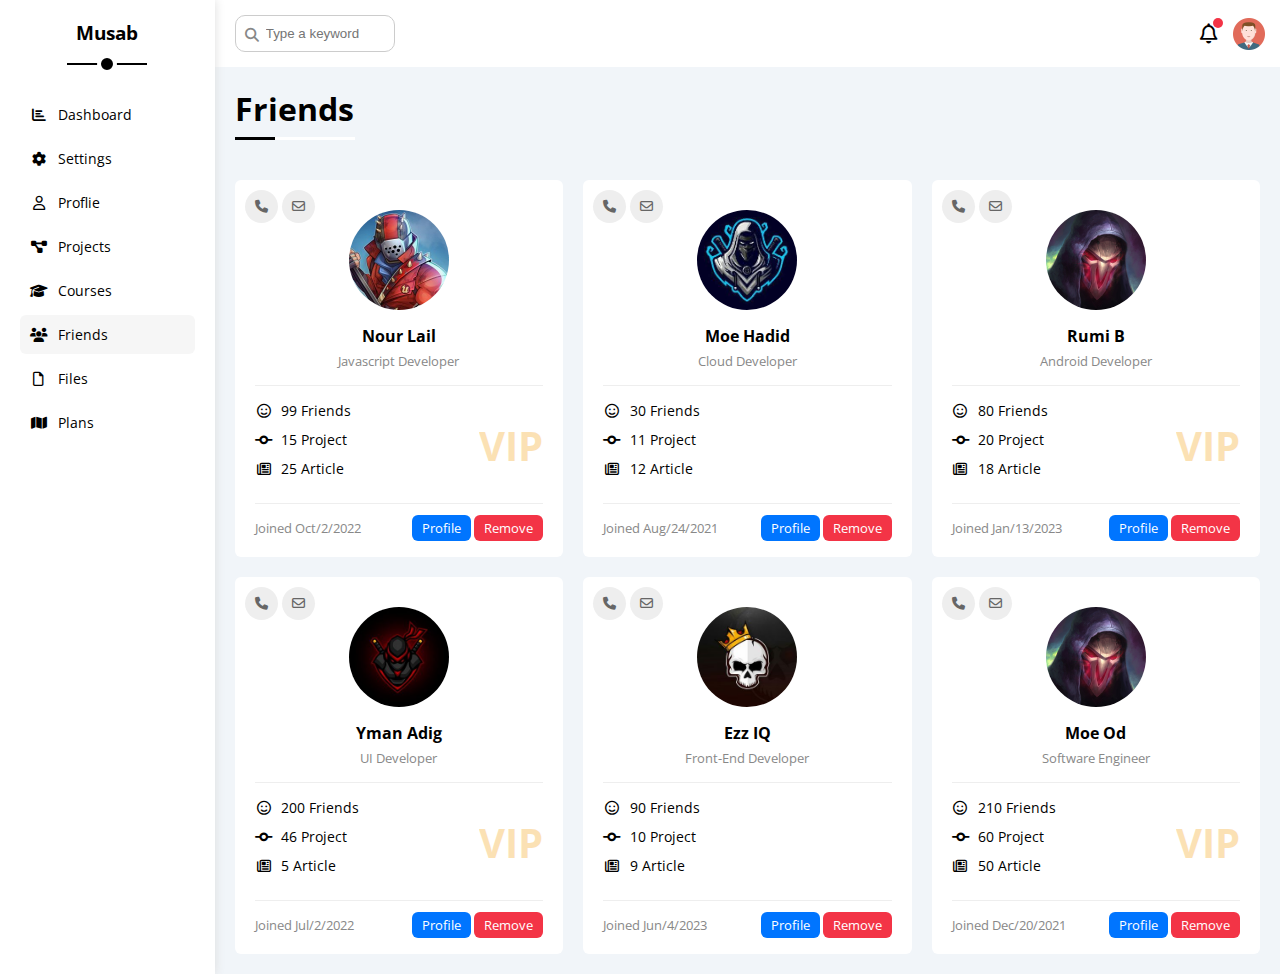
<file: friends.html>
<!DOCTYPE html>
<html lang="en">
<head>
    <meta charset="UTF-8">
    <meta name="viewport" content="width=device-width, initial-scale=1.0">
    <title>Friends</title>
    <link rel="stylesheet" href="css/all.min.css">
    <link rel="stylesheet" href="css/framwork.css">
    <link rel="stylesheet" href="css/master.css">
    <link rel="preconnect" href="https://fonts.googleapis.com">
    <link rel="preconnect" href="https://fonts.gstatic.com" crossorigin>
    <link href="https://fonts.googleapis.com/css2?family=Open+Sans:ital,wght@0,300..800;1,300..800&display=swap" rel="stylesheet">
</head>
<body>
    <div class="page d-flex">
        <div class="sidebar bg-white p-20 p-relative">
            <h3 class="p-relative txt-c mt-0">Musab</h3>
            <ul>
                <li>
                    <a class="d-flex align-center fs-14 c-black rad-6 p-10" href="index.html">
                        <i class="fa-solid fa-chart-bar fa-fw"></i>
                        <span>Dashboard</span>
                    </a>
                </li>
                <li>
                    <a class="d-flex align-center fs-14 c-black rad-6 p-10" href="settings.html">
                        <i class="fa-solid fa-gear fa-fw"></i>
                        <span>Settings</span>
                    </a>
                </li>
                <li>
                    <a class="d-flex align-center fs-14 c-black rad-6 p-10" href="profile.html">
                        <i class="fa-regular fa-user fa-fw"></i>
                        <span>Proflie</span>
                    </a>
                </li>
                <li>
                    <a class="d-flex align-center fs-14 c-black rad-6 p-10" href="projects.html">
                        <i class="fa-solid fa-diagram-project fa-fw"></i>
                        <span>Projects</span>
                    </a>
                </li>
                <li>
                    <a class="d-flex align-center fs-14 c-black rad-6 p-10" href="courses.html">
                        <i class="fa-solid fa-graduation-cap fa-fw"></i>
                        <span>Courses</span>
                    </a>
                </li>
                <li>
                    <a class="active d-flex align-center fs-14 c-black rad-6 p-10" href="friends.html">
                        <i class="fa-solid fa-users fa-fw"></i>
                        <span>Friends</span>
                    </a>
                </li>
                <li>
                    <a class=" d-flex align-center fs-14 c-black rad-6 p-10" href="files.html">
                        <i class="fa-regular fa-file fa-fw"></i>
                        <span>Files</span>
                    </a>
                </li>
                <li>
                    <a class=" d-flex align-center fs-14 c-black rad-6 p-10" href="plans.html">
                        <i class="fa-solid fa-map fa-fw"></i>
                        <span>Plans</span>
                    </a>
                </li>
            </ul>
        </div>
        <div class="content w-full">
            <!-- Start Head -->
            <div class="head bg-white p-15 between-flex">
                <div class="search p-relative">
                    <input class="p-10" type="search" placeholder="Type a keyword">
                </div>
                <div class="icons d-flex align-center">
                    <span class="notification p-relative">
                        <i class="fa-regular fa-bell fa-lg"></i>
                    </span>
                    <img src="imgs/avatar.png" alt="avatar">
                </div>
            </div>
            <!-- End Head -->
            <h1 class="p-relative">Friends</h1>
            <div class="friends-page d-grid m-20 gap-20">
                <div class="friend bg-white rad-6 p-20 p-relative">
                    <div class="contact">
                        <i class="fa-solid fa-phone"></i>
                        <i class="fa-regular fa-envelope"></i>
                    </div>
                    <div class="txt-c">
                        <img class="rad-half mt-10 mb-10 w-100 h-100" src="imgs/friend-01.jpg" alt="">
                        <h4 class="m-0">Nour Lail</h4>
                        <p class="c-gray  mt-5 mb-0 fs-13">Javascript Developer</p>
                    </div>
                    <div class="icons fs-14 p-relative">
                        <div class="mb-10">
                            <i class="fa-regular fa-face-smile fa-fw"></i>
                            <span>99 Friends</span>
                        </div>
                        <div class="mb-10">
                            <i class="fa-solid fa-code-commit fa-fw"></i>
                            <span>15 Project</span>
                        </div>
                        <div class="mb-10">
                            <i class="fa-regular fa-newspaper fa-fw"></i>
                            <span>25 Article</span>
                        </div>
                        <span class="vip fw-bold c-orange">VIP</span>
                    </div>
                    <div class="info between-flex fs-13">
                        <span class="c-gray">Joined Oct/2/2022</span>
                        <div>
                            <a class="bg-blue c-white btn-shape" href="profile.html">Profile</a>
                            <a class="bg-red c-white btn-shape" href="#">Remove</a>
                        </div>
                    </div>
                </div>
                <div class="friend bg-white rad-6 p-20 p-relative">
                    <div class="contact">
                        <i class="fa-solid fa-phone"></i>
                        <i class="fa-regular fa-envelope"></i>
                    </div>
                    <div class="txt-c">
                        <img class="rad-half mt-10 mb-10 w-100 h-100" src="imgs/friend-02.jpg" alt="">
                        <h4 class="m-0">Moe Hadid</h4>
                        <p class="c-gray  mt-5 mb-0 fs-13">Cloud Developer</p>
                    </div>
                    <div class="icons fs-14 p-relative">
                        <div class="mb-10">
                            <i class="fa-regular fa-face-smile fa-fw"></i>
                            <span>30 Friends</span>
                        </div>
                        <div class="mb-10">
                            <i class="fa-solid fa-code-commit fa-fw"></i>
                            <span>11 Project</span>
                        </div>
                        <div class="mb-10">
                            <i class="fa-regular fa-newspaper fa-fw"></i>
                            <span>12 Article</span>
                        </div>
                    </div>
                    <div class="info between-flex fs-13">
                        <span class="c-gray">Joined Aug/24/2021</span>
                        <div>
                            <a class="bg-blue c-white btn-shape" href="profile.html">Profile</a>
                            <a class="bg-red c-white btn-shape" href="#">Remove</a>
                        </div>
                    </div>
                </div>
                <div class="friend bg-white rad-6 p-20 p-relative">
                    <div class="contact">
                        <i class="fa-solid fa-phone"></i>
                        <i class="fa-regular fa-envelope"></i>
                    </div>
                    <div class="txt-c">
                        <img class="rad-half mt-10 mb-10 w-100 h-100" src="imgs/friend-03.jpg" alt="">
                        <h4 class="m-0">Rumi B</h4>
                        <p class="c-gray  mt-5 mb-0 fs-13">Android Developer</p>
                    </div>
                    <div class="icons fs-14 p-relative">
                        <div class="mb-10">
                            <i class="fa-regular fa-face-smile fa-fw"></i>
                            <span>80 Friends</span>
                        </div>
                        <div class="mb-10">
                            <i class="fa-solid fa-code-commit fa-fw"></i>
                            <span>20 Project</span>
                        </div>
                        <div class="mb-10">
                            <i class="fa-regular fa-newspaper fa-fw"></i>
                            <span>18 Article</span>
                        </div>
                        <span class="vip fw-bold c-orange">VIP</span>
                    </div>
                    <div class="info between-flex fs-13">
                        <span class="c-gray">Joined Jan/13/2023</span>
                        <div>
                            <a class="bg-blue c-white btn-shape" href="profile.html">Profile</a>
                            <a class="bg-red c-white btn-shape" href="#">Remove</a>
                        </div>
                    </div>
                </div>
                <div class="friend bg-white rad-6 p-20 p-relative">
                    <div class="contact">
                        <i class="fa-solid fa-phone"></i>
                        <i class="fa-regular fa-envelope"></i>
                    </div>
                    <div class="txt-c">
                        <img class="rad-half mt-10 mb-10 w-100 h-100" src="imgs/friend-04.jpg" alt="">
                        <h4 class="m-0">Yman Adig</h4>
                        <p class="c-gray  mt-5 mb-0 fs-13">UI Developer</p>
                    </div>
                    <div class="icons fs-14 p-relative">
                        <div class="mb-10">
                            <i class="fa-regular fa-face-smile fa-fw"></i>
                            <span>200 Friends</span>
                        </div>
                        <div class="mb-10">
                            <i class="fa-solid fa-code-commit fa-fw"></i>
                            <span>46 Project</span>
                        </div>
                        <div class="mb-10">
                            <i class="fa-regular fa-newspaper fa-fw"></i>
                            <span>5 Article</span>
                        </div>
                        <span class="vip fw-bold c-orange">VIP</span>
                    </div>
                    <div class="info between-flex fs-13">
                        <span class="c-gray">Joined Jul/2/2022</span>
                        <div>
                            <a class="bg-blue c-white btn-shape" href="profile.html">Profile</a>
                            <a class="bg-red c-white btn-shape" href="#">Remove</a>
                        </div>
                    </div>
                </div>
                <div class="friend bg-white rad-6 p-20 p-relative">
                    <div class="contact">
                        <i class="fa-solid fa-phone"></i>
                        <i class="fa-regular fa-envelope"></i>
                    </div>
                    <div class="txt-c">
                        <img class="rad-half mt-10 mb-10 w-100 h-100" src="imgs/friend-05.jpg" alt="">
                        <h4 class="m-0">Ezz IQ</h4>
                        <p class="c-gray  mt-5 mb-0 fs-13">Front-End Developer</p>
                    </div>
                    <div class="icons fs-14 p-relative">
                        <div class="mb-10">
                            <i class="fa-regular fa-face-smile fa-fw"></i>
                            <span>90 Friends</span>
                        </div>
                        <div class="mb-10">
                            <i class="fa-solid fa-code-commit fa-fw"></i>
                            <span>10 Project</span>
                        </div>
                        <div class="mb-10">
                            <i class="fa-regular fa-newspaper fa-fw"></i>
                            <span>9 Article</span>
                        </div>
                    </div>
                    <div class="info between-flex fs-13">
                        <span class="c-gray">Joined Jun/4/2023</span>
                        <div>
                            <a class="bg-blue c-white btn-shape" href="profile.html">Profile</a>
                            <a class="bg-red c-white btn-shape" href="#">Remove</a>
                        </div>
                    </div>
                </div>
                <div class="friend bg-white rad-6 p-20 p-relative">
                    <div class="contact">
                        <i class="fa-solid fa-phone"></i>
                        <i class="fa-regular fa-envelope"></i>
                    </div>
                    <div class="txt-c">
                        <img class="rad-half mt-10 mb-10 w-100 h-100" src="imgs/friend-03.jpg" alt="">
                        <h4 class="m-0">Moe Od</h4>
                        <p class="c-gray  mt-5 mb-0 fs-13">Software Engineer</p>
                    </div>
                    <div class="icons fs-14 p-relative">
                        <div class="mb-10">
                            <i class="fa-regular fa-face-smile fa-fw"></i>
                            <span>210 Friends</span>
                        </div>
                        <div class="mb-10">
                            <i class="fa-solid fa-code-commit fa-fw"></i>
                            <span>60 Project</span>
                        </div>
                        <div class="mb-10">
                            <i class="fa-regular fa-newspaper fa-fw"></i>
                            <span>50 Article</span>
                        </div>
                        <span class="vip fw-bold c-orange">VIP</span>
                    </div>
                    <div class="info between-flex fs-13">
                        <span class="c-gray">Joined Dec/20/2021</span>
                        <div>
                            <a class="bg-blue c-white btn-shape" href="profile.html">Profile</a>
                            <a class="bg-red c-white btn-shape" href="#">Remove</a>
                        </div>
                    </div>
                </div>
            </div>
        </div>
    </div>
</body>
</html>
</file>
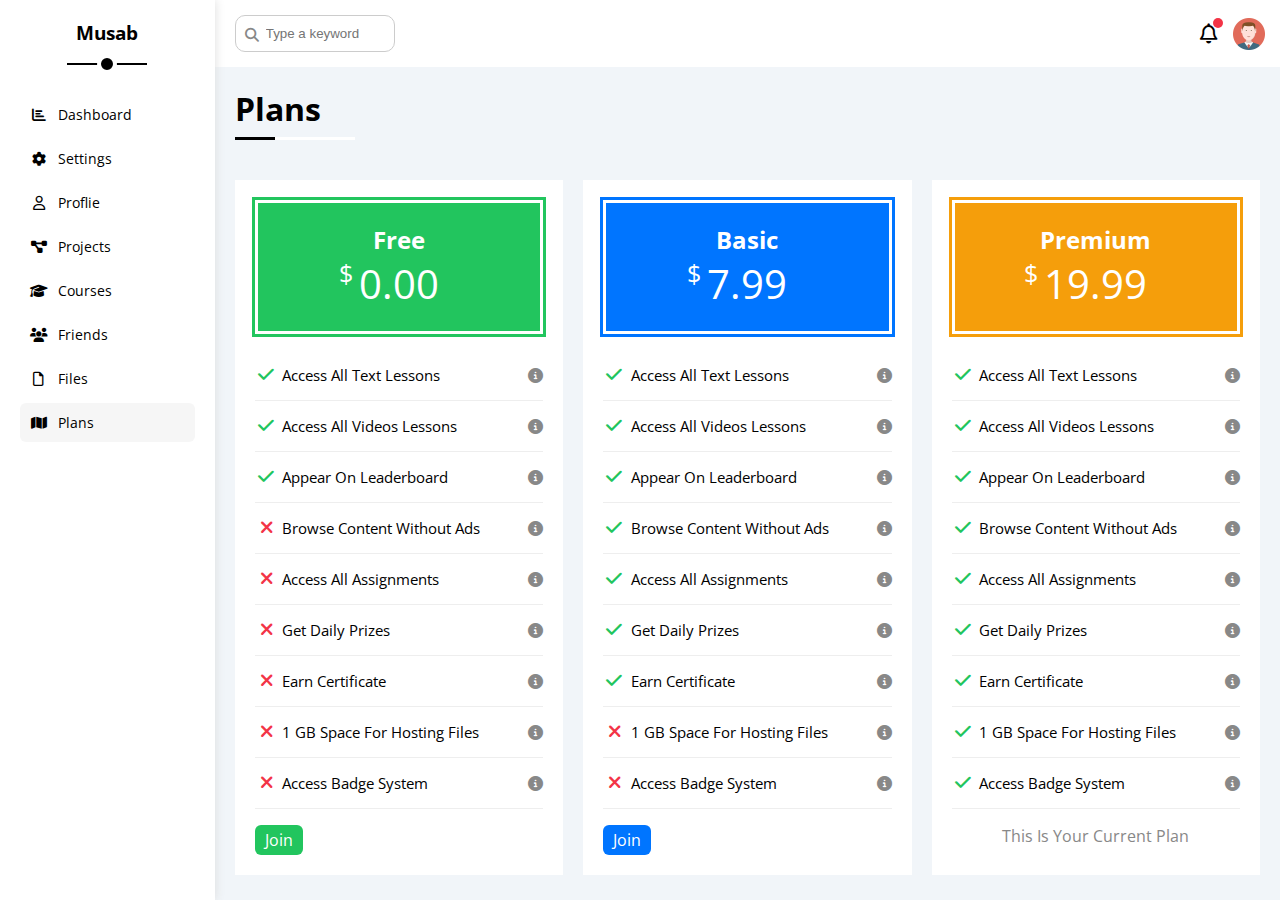
<file: plans.html>
<!DOCTYPE html>
<html lang="en">
<head>
    <meta charset="UTF-8">
    <meta name="viewport" content="width=device-width, initial-scale=1.0">
    <title>Plans</title>
    <link rel="stylesheet" href="css/all.min.css">
    <link rel="stylesheet" href="css/framwork.css">
    <link rel="stylesheet" href="css/master.css">
    <link rel="preconnect" href="https://fonts.googleapis.com">
    <link rel="preconnect" href="https://fonts.gstatic.com" crossorigin>
    <link href="https://fonts.googleapis.com/css2?family=Open+Sans:ital,wght@0,300..800;1,300..800&display=swap" rel="stylesheet">
</head>
<body>
    <div class="page d-flex">
        <div class="sidebar bg-white p-20 p-relative">
            <h3 class="p-relative txt-c mt-0">Musab</h3>
            <ul>
                <li>
                    <a class="d-flex align-center fs-14 c-black rad-6 p-10" href="index.html">
                        <i class="fa-solid fa-chart-bar fa-fw"></i>
                        <span>Dashboard</span>
                    </a>
                </li>
                <li>
                    <a class="d-flex align-center fs-14 c-black rad-6 p-10" href="settings.html">
                        <i class="fa-solid fa-gear fa-fw"></i>
                        <span>Settings</span>
                    </a>
                </li>
                <li>
                    <a class="d-flex align-center fs-14 c-black rad-6 p-10" href="profile.html">
                        <i class="fa-regular fa-user fa-fw"></i>
                        <span>Proflie</span>
                    </a>
                </li>
                <li>
                    <a class="d-flex align-center fs-14 c-black rad-6 p-10" href="projects.html">
                        <i class="fa-solid fa-diagram-project fa-fw"></i>
                        <span>Projects</span>
                    </a>
                </li>
                <li>
                    <a class=" d-flex align-center fs-14 c-black rad-6 p-10" href="courses.html">
                        <i class="fa-solid fa-graduation-cap fa-fw"></i>
                        <span>Courses</span>
                    </a>
                </li>
                <li>
                    <a class=" d-flex align-center fs-14 c-black rad-6 p-10" href="friends.html">
                        <i class="fa-solid fa-users fa-fw"></i>
                        <span>Friends</span>
                    </a>
                </li>
                <li>
                    <a class=" d-flex align-center fs-14 c-black rad-6 p-10" href="files.html">
                        <i class="fa-regular fa-file fa-fw"></i>
                        <span>Files</span>
                    </a>
                </li>
                <li>
                    <a class="active d-flex align-center fs-14 c-black rad-6 p-10" href="plans.html">
                        <i class="fa-solid fa-map fa-fw"></i>
                        <span>Plans</span>
                    </a>
                </li>
            </ul>
        </div>
        <div class="content w-full">
            <!-- Start Head -->
            <div class="head bg-white p-15 between-flex">
                <div class="search p-relative">
                    <input class="p-10" type="search" placeholder="Type a keyword">
                </div>
                <div class="icons d-flex align-center">
                    <span class="notification p-relative">
                        <i class="fa-regular fa-bell fa-lg"></i>
                    </span>
                    <img src="imgs/avatar.png" alt="avatar">
                </div>
            </div>
            <!-- End Head -->
            <h1 class="p-relative">Plans</h1>
            <div class="plans-page d-grid m-20 gap-20">
                <div class="plan green bg-white p-20">
                    <div class="top bg-green1 txt-c p-20">
                      <h2 class="m-0 c-white">Free</h2>
                      <div class="price c-white"><span>$</span>0.00</div>
                    </div>
                    <ul>
                      <li>
                        <i class="fa-solid fa-check fa-fw yes"></i>
                        <span>Access All Text Lessons</span>
                        <i class="fa-solid fa-circle-info help"></i>
                      </li>
                      <li>
                        <i class="fa-solid fa-check fa-fw yes"></i>
                        <span>Access All Videos Lessons</span>
                        <i class="fa-solid fa-circle-info help"></i>
                      </li>
                      <li>
                        <i class="fa-solid fa-check fa-fw yes"></i>
                        <span>Appear On Leaderboard</span>
                        <i class="fa-solid fa-circle-info help"></i>
                      </li>
                      <li>
                        <i class="fa-solid fa-xmark fa-fw"></i>
                        <span>Browse Content Without Ads</span>
                        <i class="fa-solid fa-circle-info help"></i>
                      </li>
                      <li>
                        <i class="fa-solid fa-xmark fa-fw"></i>
                        <span>Access All Assignments</span>
                        <i class="fa-solid fa-circle-info help"></i>
                      </li>
                      <li>
                        <i class="fa-solid fa-xmark fa-fw"></i>
                        <span>Get Daily Prizes</span>
                        <i class="fa-solid fa-circle-info help"></i>
                      </li>
                      <li>
                        <i class="fa-solid fa-xmark fa-fw"></i>
                        <span>Earn Certificate</span>
                        <i class="fa-solid fa-circle-info help"></i>
                      </li>
                      <li>
                        <i class="fa-solid fa-xmark fa-fw"></i>
                        <span>1 GB Space For Hosting Files</span>
                        <i class="fa-solid fa-circle-info help"></i>
                      </li>
                      <li>
                        <i class="fa-solid fa-xmark fa-fw"></i>
                        <span>Access Badge System</span>
                        <i class="fa-solid fa-circle-info help"></i>
                      </li>
                    </ul>
                    <a href="#" class="btn-shape bg-green1 c-white d-block w-fit">Join</a>
                  </div>
                <!-- Start Plan -->
                <div class="plan blue bg-white p-20">
                    <div class="top bg-blue txt-c p-20">
                        <h2 class="m-0 c-white">Basic</h2>
                        <div class="price c-white"><span>$</span>7.99</div>
                    </div>
                    <ul class="list-none p-0">
                        <li>
                            <i class="fa-solid fa-check fa-fw yes"></i>
                            <span>Access All Text Lessons</span>
                            <i class="fa-solid fa-circle-info help"></i>
                        </li>
                        <li>
                            <i class="fa-solid fa-check fa-fw yes"></i>
                            <span>Access All Videos Lessons</span>
                            <i class="fa-solid fa-circle-info help"></i>
                        </li>
                        <li>
                            <i class="fa-solid fa-check fa-fw yes"></i>
                            <span>Appear On Leaderboard</span>
                            <i class="fa-solid fa-circle-info help"></i>
                        </li>
                        <li>
                            <i class="fa-solid fa-check fa-fw yes"></i>
                            <span>Browse Content Without Ads</span>
                            <i class="fa-solid fa-circle-info help"></i>
                        </li>
                        <li>
                            <i class="fa-solid fa-check fa-fw yes"></i>
                            <span>Access All Assignments</span>
                            <i class="fa-solid fa-circle-info help"></i>
                        </li>
                        <li>
                            <i class="fa-solid fa-check fa-fw yes"></i>
                            <span>Get Daily Prizes</span>
                            <i class="fa-solid fa-circle-info help"></i>
                        </li>
                        <li>
                            <i class="fa-solid fa-check fa-fw yes"></i>
                            <span>Earn Certificate</span>
                            <i class="fa-solid fa-circle-info help"></i>
                        </li>
                        <li>
                            <i class="fa-solid fa-xmark fa-fw"></i>
                            <span>1 GB Space For Hosting Files</span>
                            <i class="fa-solid fa-circle-info help"></i>
                        </li>
                        <li>
                            <i class="fa-solid fa-xmark fa-fw"></i>
                            <span>Access Badge System</span>
                            <i class="fa-solid fa-circle-info help"></i>
                        </li>
                        </ul>
                        <a href="#" class="btn-shape bg-blue c-white d-block w-fit">Join</a>
                </div>
                <!-- End Plan -->
                <!-- Start Plan -->
                <div class="plan orange bg-white p-20">
                    <div class="top bg-orange txt-c p-20">
                        <h2 class="m-0 c-white">Premium</h2>
                        <div class="price c-white"><span>$</span>19.99</div>
                    </div>
                    <ul class="list-none p-0">
                        <li>
                            <i class="fa-solid fa-check fa-fw yes"></i>
                            <span>Access All Text Lessons</span>
                            <i class="fa-solid fa-circle-info help"></i>
                        </li>
                        <li>
                            <i class="fa-solid fa-check fa-fw yes"></i>
                            <span>Access All Videos Lessons</span>
                            <i class="fa-solid fa-circle-info help"></i>
                        </li>
                        <li>
                            <i class="fa-solid fa-check fa-fw yes"></i>
                            <span>Appear On Leaderboard</span>
                            <i class="fa-solid fa-circle-info help"></i>
                        </li>
                        <li>
                            <i class="fa-solid fa-check fa-fw yes"></i>
                            <span>Browse Content Without Ads</span>
                            <i class="fa-solid fa-circle-info help"></i>
                        </li>
                        <li>
                            <i class="fa-solid fa-check fa-fw yes"></i>
                            <span>Access All Assignments</span>
                            <i class="fa-solid fa-circle-info help"></i>
                        </li>
                        <li>
                            <i class="fa-solid fa-check fa-fw yes"></i>
                            <span>Get Daily Prizes</span>
                            <i class="fa-solid fa-circle-info help"></i>
                        </li>
                        <li>
                            <i class="fa-solid fa-check fa-fw yes"></i>
                            <span>Earn Certificate</span>
                            <i class="fa-solid fa-circle-info help"></i>
                        </li>
                        <li>
                            <i class="fa-solid fa-check fa-fw yes"></i>
                            <span>1 GB Space For Hosting Files</span>
                            <i class="fa-solid fa-circle-info help"></i>
                        </li>
                        <li>
                            <i class="fa-solid fa-check fa-fw yes"></i>
                            <span>Access Badge System</span>
                            <i class="fa-solid fa-circle-info help"></i>
                        </li>
                        </ul>
                        <p class="c-gray m-0 txt-c">This Is Your Current Plan</p>
                </div>
        <!-- End Plan -->
            </div>
        </div>
    </div>
</body>
</html>
</file>
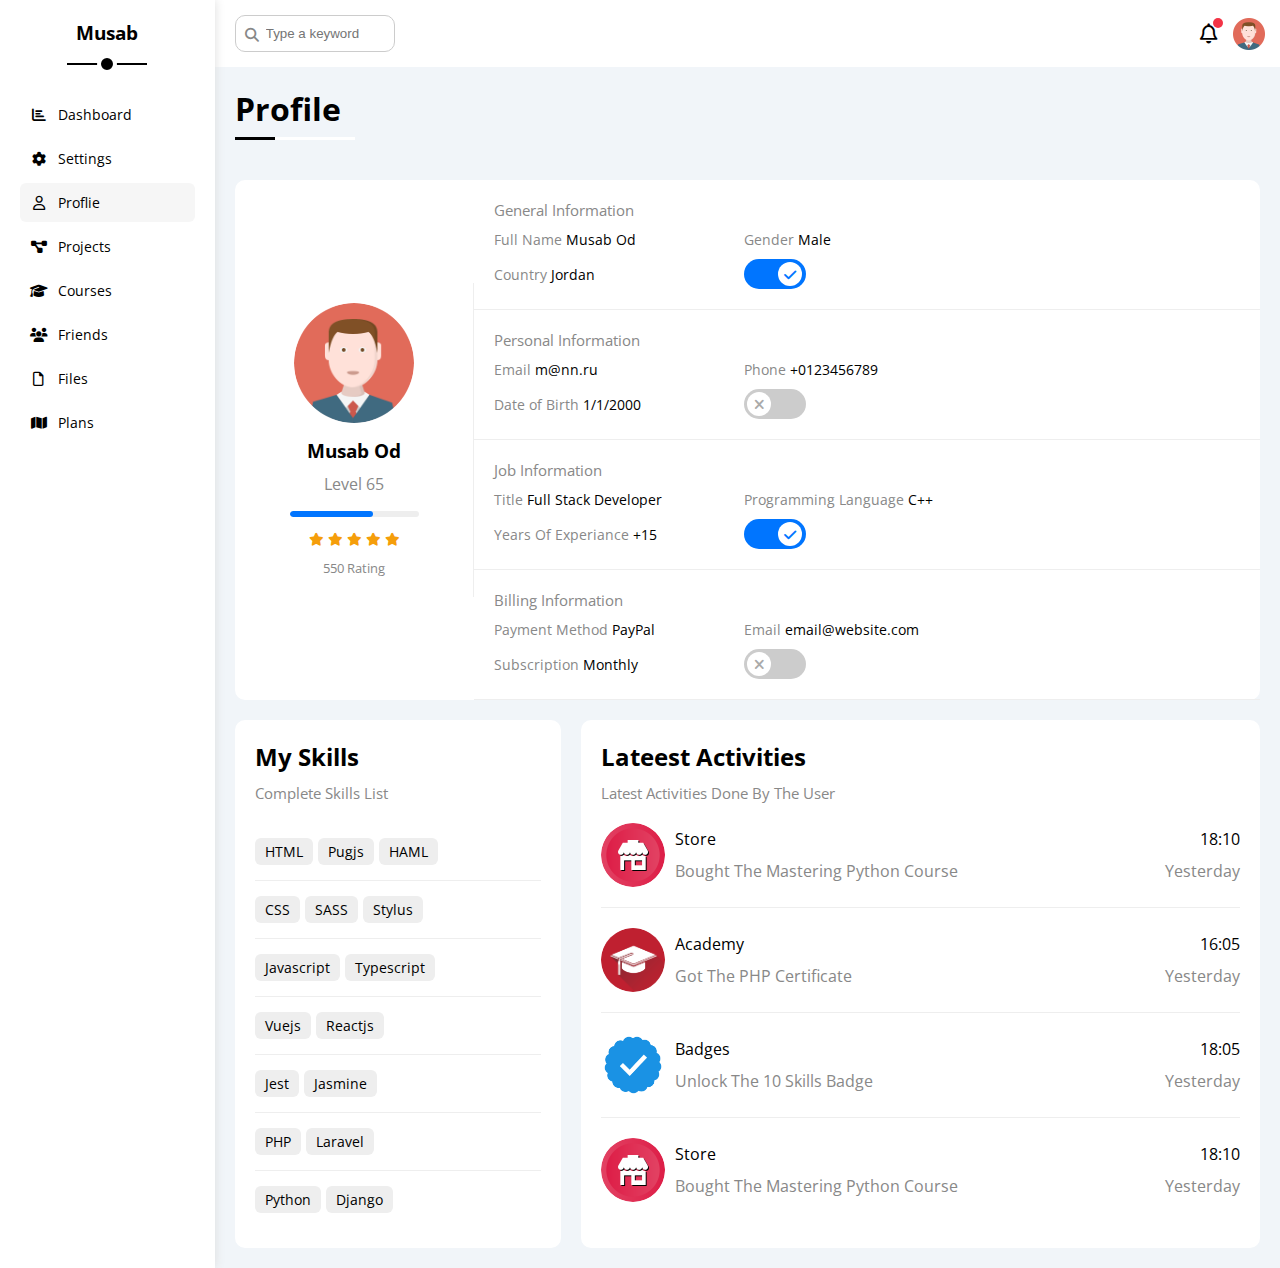
<file: profile.html>
<!DOCTYPE html>
<html lang="en">
<head>
    <meta charset="UTF-8">
    <meta name="viewport" content="width=device-width, initial-scale=1.0">
    <title>Profile</title>
    <link rel="stylesheet" href="css/all.min.css">
    <link rel="stylesheet" href="css/framwork.css">
    <link rel="stylesheet" href="css/master.css">
    <link rel="preconnect" href="https://fonts.googleapis.com">
    <link rel="preconnect" href="https://fonts.gstatic.com" crossorigin>
    <link href="https://fonts.googleapis.com/css2?family=Open+Sans:ital,wght@0,300..800;1,300..800&display=swap" rel="stylesheet">
</head>
<body>
    <div class="page d-flex">
        <div class="sidebar bg-white p-20 p-relative">
            <h3 class="p-relative txt-c mt-0">Musab</h3>
            <ul>
                <li>
                    <a class="d-flex align-center fs-14 c-black rad-6 p-10" href="index.html">
                        <i class="fa-solid fa-chart-bar fa-fw"></i>
                        <span>Dashboard</span>
                    </a>
                </li>
                <li>
                    <a class="d-flex align-center fs-14 c-black rad-6 p-10" href="settings.html">
                        <i class="fa-solid fa-gear fa-fw"></i>
                        <span>Settings</span>
                    </a>
                </li>
                <li>
                    <a class="active d-flex align-center fs-14 c-black rad-6 p-10" href="profile.html">
                        <i class="fa-regular fa-user fa-fw"></i>
                        <span>Proflie</span>
                    </a>
                </li>
                <li>
                    <a class=" d-flex align-center fs-14 c-black rad-6 p-10" href="projects.html">
                        <i class="fa-solid fa-diagram-project fa-fw"></i>
                        <span>Projects</span>
                    </a>
                </li>
                <li>
                    <a class=" d-flex align-center fs-14 c-black rad-6 p-10" href="courses.html">
                        <i class="fa-solid fa-graduation-cap fa-fw"></i>
                        <span>Courses</span>
                    </a>
                </li>
                <li>
                    <a class=" d-flex align-center fs-14 c-black rad-6 p-10" href="friends.html">
                        <i class="fa-solid fa-users fa-fw"></i>
                        <span>Friends</span>
                    </a>
                </li>
                <li>
                    <a class=" d-flex align-center fs-14 c-black rad-6 p-10" href="files.html">
                        <i class="fa-regular fa-file fa-fw"></i>
                        <span>Files</span>
                    </a>
                </li>
                <li>
                    <a class=" d-flex align-center fs-14 c-black rad-6 p-10" href="plans.html">
                        <i class="fa-solid fa-map fa-fw"></i>
                        <span>Plans</span>
                    </a>
                </li>
            </ul>
        </div>
        <div class="content w-full">
            <!-- Start Head -->
            <div class="head bg-white p-15 between-flex">
                <div class="search p-relative">
                    <input class="p-10" type="search" placeholder="Type a keyword">
                </div>
                <div class="icons d-flex align-center">
                    <span class="notification p-relative">
                        <i class="fa-regular fa-bell fa-lg"></i>
                    </span>
                    <img src="imgs/avatar.png" alt="avatar">
                </div>
            </div>
            <!-- End Head -->
            <h1 class="p-relative">Profile</h1>
            <div class="profile-page m-20">
                <!-- Start Overview  -->
                <div class="overview bg-white rad-10 d-flex align-center">
                    <div class="avatar-box txt-c p-20">
                        <img class="mb-10 rad-half" src="imgs/avatar.png" alt="avatar">
                        <h3 class="m-0">Musab Od</h3>
                        <p class="c-gray mt-10">Level 65</p>
                        <div class="level rad-6 bg-eee p-relative">
                            <span style="width: 65%;"></span>
                        </div>
                        <div class="rating mt-10 mb-10">
                            <i class="fa-solid fa-star c-orange fs-13"></i>
                            <i class="fa-solid fa-star c-orange fs-13"></i>
                            <i class="fa-solid fa-star c-orange fs-13"></i>
                            <i class="fa-solid fa-star c-orange fs-13"></i>
                            <i class="fa-solid fa-star c-orange fs-13"></i>
                        </div>
                        <p class="c-gray m-0 fs-13">550 Rating</p>
                    </div>
                    <div class="info-box w-full txt-c-mobile">
                        <!-- Start Information Row  -->
                        <div class="box p-20 d-flex align-center">
                            <h4 class="c-gray fs-15 m-0 w-full">General Information</h4>
                            <div class="fs-14">
                                <span class="c-gray">Full Name</span>
                                <span>Musab Od</span>
                            </div>
                            <div class="fs-14">
                                <span class="c-gray">Gender</span>
                                <span>Male</span>
                            </div>
                            <div class="fs-14">
                                <span class="c-gray">Country</span>
                                <span>Jordan</span>
                            </div>
                            <div class="fs-14">
                                <label>
                                    <input class="toggle-checkbox" type="checkbox" checked>
                                    <div class="toggle-switch">
                                    </div>
                                </label>
                            </div>
                        </div>
                        <div class="box p-20 d-flex align-center">
                            <h4 class="c-gray fs-15 m-0 w-full">Personal Information</h4>
                            <div class="fs-14">
                                <span class="c-gray">Email</span>
                                <span>m@nn.ru</span>
                            </div>
                            <div class="fs-14">
                                <span class="c-gray">Phone</span>
                                <span>+0123456789</span>
                            </div>
                            <div class="fs-14">
                                <span class="c-gray">Date of Birth</span>
                                <span>1/1/2000</span>
                            </div>
                            <div class="fs-14">
                                <label>
                                    <input class="toggle-checkbox" type="checkbox">
                                    <div class="toggle-switch">
                                    </div>
                                </label>
                            </div>
                        </div>
                        <div class="box p-20 d-flex align-center">
                            <h4 class="c-gray fs-15 m-0 w-full">Job Information</h4>
                            <div class="fs-14">
                                <span class="c-gray">Title</span>
                                <span>Full Stack Developer</span>
                            </div>
                            <div class="fs-14">
                                <span class="c-gray">Programming Language</span>
                                <span>C++</span>
                            </div>
                            <div class="fs-14">
                                <span class="c-gray">Years Of Experiance</span>
                                <span>+15</span>
                            </div>
                            <div class="fs-14">
                                <label>
                                    <input class="toggle-checkbox" type="checkbox" checked>
                                    <div class="toggle-switch">
                                    </div>
                                </label>
                            </div>
                        </div>
                        <div class="box p-20 d-flex align-center">
                            <h4 class="c-gray fs-15 m-0 w-full">Billing Information</h4>
                            <div class="fs-14">
                                <span class="c-gray">Payment Method</span>
                                <span>PayPal</span>
                            </div>
                            <div class="fs-14">
                                <span class="c-gray">Email</span>
                                <span>email@website.com</span>
                            </div>
                            <div class="fs-14">
                                <span class="c-gray">Subscription</span>
                                <span>Monthly</span>
                            </div>
                            <div class="fs-14">
                                <label>
                                    <input class="toggle-checkbox" type="checkbox">
                                    <div class="toggle-switch">
                                    </div>
                                </label>
                            </div>
                        </div>
                        <!-- End Information Row  -->
                    </div>
                </div>
                <!-- End Overview  -->
                <!-- Start Other Data   -->
                <div class="other-data d-flex gap-20">
                    <div class="skills-card p-20 bg-white rad-10 mt-20">
                        <h2 class="mt-0 mb-10">My Skills</h2>
                        <p class="c-gray fs-15 mb-20 mt-0">Complete Skills List</p>
                        <ul class="m-0 txt-c-mobile">
                            <li><span>HTML</span><span>Pugjs</span><span>HAML</span></li>
                            <li><span>CSS</span><span>SASS</span><span>Stylus</span></li>
                            <li><span>Javascript</span><span>Typescript</span></li>
                            <li><span>Vuejs</span><span>Reactjs</span></li>
                            <li><span>Jest</span><span>Jasmine</span></li>
                            <li><span>PHP</span><span>Laravel</span></li>
                            <li><span>Python</span><span>Django</span></li>
                        </ul>
                    </div>
                    <div class="activities p-20 bg-white rad-10 mt-20">
                        <h2 class="mt-0 mb-10">Lateest Activities</h2>
                        <p class="c-gray fs-15 mb-20 mt-0">Latest Activities Done By The User</p>
                        <div class="activity d-flex align-center txt-c-mobile">
                            <img src="imgs/activity-01.png" alt="activity-01">
                            <div class="info">
                                <span class="d-block mb-10">Store</span>
                                <span class="c-gray">Bought The Mastering Python Course</span>
                            </div>
                            <div class="date">
                                <span class="d-block mb-10">18:10</span>
                                <span class="c-gray">Yesterday</span>
                            </div>
                        </div>
                        <div class="activity d-flex align-center txt-c-mobile">
                            <img src="imgs/activity-02.png" alt="activity-02">
                            <div class="info">
                                <span class="d-block mb-10">Academy</span>
                                <span class="c-gray">Got The PHP Certificate</span>
                            </div>
                            <div class="date">
                                <span class="d-block mb-10">16:05</span>
                                <span class="c-gray">Yesterday</span>
                            </div>
                        </div>
                        <div class="activity d-flex align-center txt-c-mobile">
                            <img src="imgs/activity-03.png" alt="activity-03">
                            <div class="info">
                                <span class="d-block mb-10">Badges</span>
                                <span class="c-gray">Unlock The 10 Skills Badge</span>
                            </div>
                            <div class="date">
                                <span class="d-block mb-10">18:05</span>
                                <span class="c-gray">Yesterday</span>
                            </div>
                        </div>
                        <div class="activity d-flex align-center txt-c-mobile">
                            <img src="imgs/activity-01.png" alt="activity-01">
                            <div class="info">
                                <span class="d-block mb-10">Store</span>
                                <span class="c-gray">Bought The Mastering Python Course</span>
                            </div>
                            <div class="date">
                                <span class="d-block mb-10">18:10</span>
                                <span class="c-gray">Yesterday</span>
                            </div>
                        </div>
                    </div>
                </div>
                <!-- End Other Data   -->
            </div>
        </div>
    </div>
</body>
</html>
</file>
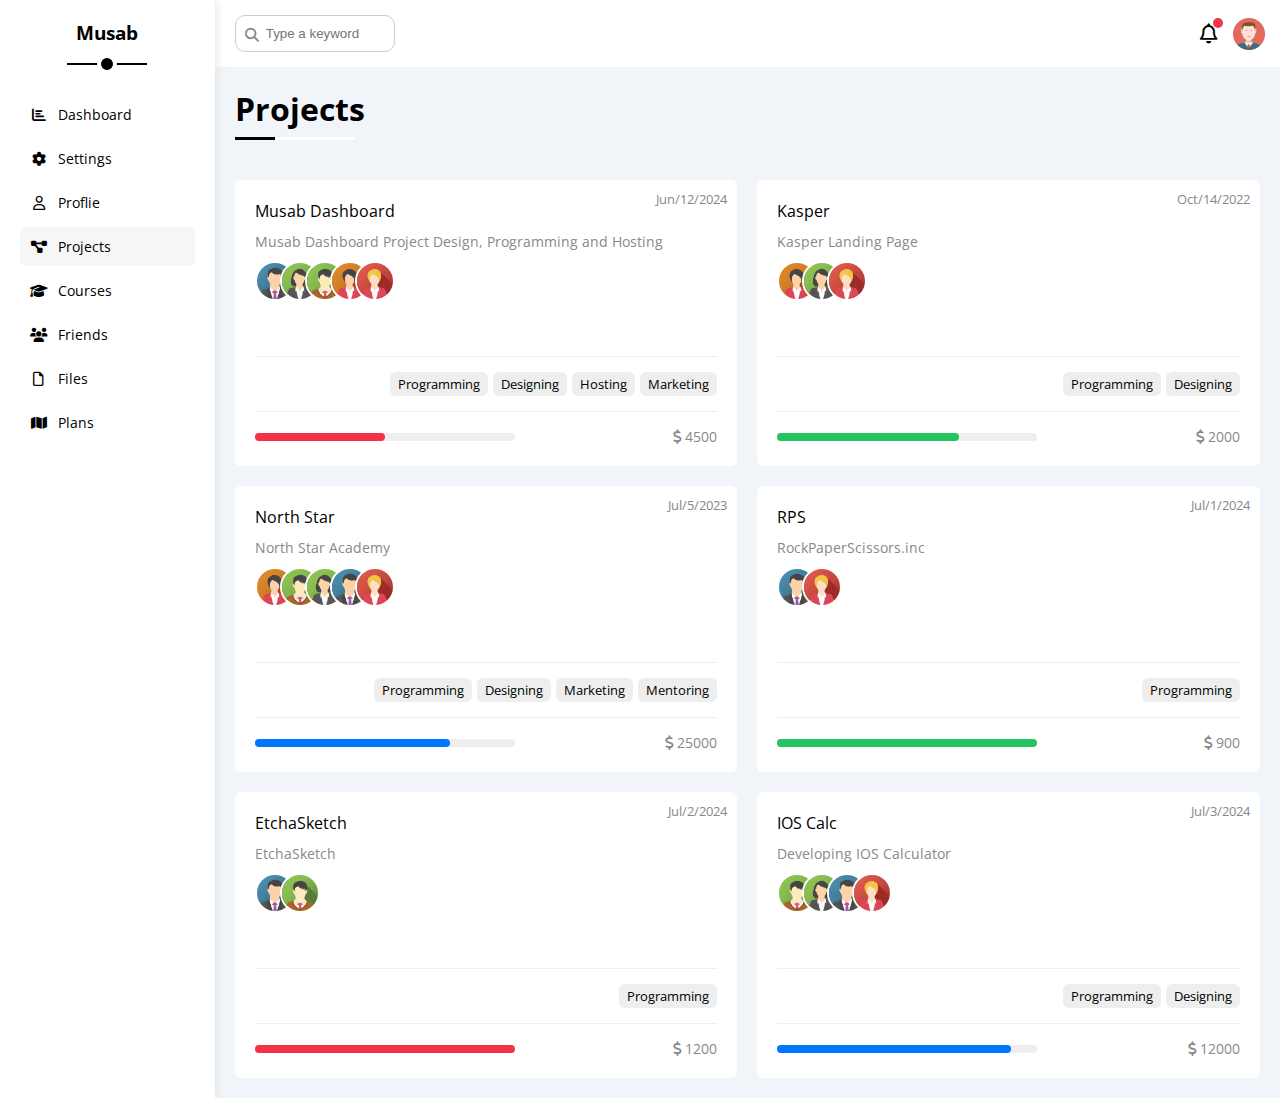
<file: projects.html>
<!DOCTYPE html>
<html lang="en">
<head>
    <meta charset="UTF-8">
    <meta name="viewport" content="width=device-width, initial-scale=1.0">
    <title>Projects</title>
    <link rel="stylesheet" href="css/all.min.css">
    <link rel="stylesheet" href="css/framwork.css">
    <link rel="stylesheet" href="css/master.css">
    <link rel="preconnect" href="https://fonts.googleapis.com">
    <link rel="preconnect" href="https://fonts.gstatic.com" crossorigin>
    <link href="https://fonts.googleapis.com/css2?family=Open+Sans:ital,wght@0,300..800;1,300..800&display=swap" rel="stylesheet">
</head>
<body>
    <div class="page d-flex">
        <div class="sidebar bg-white p-20 p-relative">
            <h3 class="p-relative txt-c mt-0">Musab</h3>
            <ul>
                <li>
                    <a class="d-flex align-center fs-14 c-black rad-6 p-10" href="index.html">
                        <i class="fa-solid fa-chart-bar fa-fw"></i>
                        <span>Dashboard</span>
                    </a>
                </li>
                <li>
                    <a class="d-flex align-center fs-14 c-black rad-6 p-10" href="settings.html">
                        <i class="fa-solid fa-gear fa-fw"></i>
                        <span>Settings</span>
                    </a>
                </li>
                <li>
                    <a class="d-flex align-center fs-14 c-black rad-6 p-10" href="profile.html">
                        <i class="fa-regular fa-user fa-fw"></i>
                        <span>Proflie</span>
                    </a>
                </li>
                <li>
                    <a class="active d-flex align-center fs-14 c-black rad-6 p-10" href="projects.html">
                        <i class="fa-solid fa-diagram-project fa-fw"></i>
                        <span>Projects</span>
                    </a>
                </li>
                <li>
                    <a class=" d-flex align-center fs-14 c-black rad-6 p-10" href="courses.html">
                        <i class="fa-solid fa-graduation-cap fa-fw"></i>
                        <span>Courses</span>
                    </a>
                </li>
                <li>
                    <a class=" d-flex align-center fs-14 c-black rad-6 p-10" href="friends.html">
                        <i class="fa-solid fa-users fa-fw"></i>
                        <span>Friends</span>
                    </a>
                </li>
                <li>
                    <a class=" d-flex align-center fs-14 c-black rad-6 p-10" href="files.html">
                        <i class="fa-regular fa-file fa-fw"></i>
                        <span>Files</span>
                    </a>
                </li>
                <li>
                    <a class=" d-flex align-center fs-14 c-black rad-6 p-10" href="plans.html">
                        <i class="fa-solid fa-map fa-fw"></i>
                        <span>Plans</span>
                    </a>
                </li>
            </ul>
        </div>
        <div class="content w-full">
            <!-- Start Head -->
            <div class="head bg-white p-15 between-flex">
                <div class="search p-relative">
                    <input class="p-10" type="search" placeholder="Type a keyword">
                </div>
                <div class="icons d-flex align-center">
                    <span class="notification p-relative">
                        <i class="fa-regular fa-bell fa-lg"></i>
                    </span>
                    <img src="imgs/avatar.png" alt="avatar">
                </div>
            </div>
            <!-- End Head -->
            <h1 class="p-relative">Projects</h1>
            <div class="projects-page d-grid m-20 gap-20">
                <div class="project bg-white rad-6 p-20 p-relative">
                    <span class="date fs-13 c-gray">Jun/12/2024</span>
                    <h4 class="m-0">Musab Dashboard</h4>
                    <p class="c-gray mt-10 mb-10 fs-14">Musab Dashboard Project Design, Programming and Hosting</p>
                    <div class="team">
                        <a href="#"><img src="imgs/team-01.png" alt="team-01"></a>
                        <a href="#"><img src="imgs/team-02.png" alt="team-02"></a>
                        <a href="#"><img src="imgs/team-03.png" alt="team-03"></a>
                        <a href="#"><img src="imgs/team-04.png" alt="team-04"></a>
                        <a href="#"><img src="imgs/team-05.png" alt="team-05"></a>
                    </div>
                    <div class="do d-flex">
                        <span class="fs-13 rad-6 bg-eee">Programming</span>
                        <span class="fs-13 rad-6 bg-eee">Designing</span>
                        <span class="fs-13 rad-6 bg-eee">Hosting</span>
                        <span class="fs-13 rad-6 bg-eee">Marketing</span>
                    </div>
                    <div class="info between-flex">
                        <div class="prog bg-eee">
                            <span class="bg-red" style="width: 50%;"></span>
                        </div>
                        <div class="fs-14 c-gray">
                            <i class="fa-solid fa-dollar-sign"></i>
                            4500
                        </div>
                    </div>
                </div>
                <div class="project bg-white rad-6 p-20 p-relative">
                    <span class="date fs-13 c-gray">Oct/14/2022</span>
                    <h4 class="m-0">Kasper</h4>
                    <p class="c-gray mt-10 mb-10 fs-14">Kasper Landing Page</p>
                    <div class="team">
                        <a href="#"><img src="imgs/team-04.png" alt="team-01"></a>
                        <a href="#"><img src="imgs/team-02.png" alt="team-02"></a>
                        <a href="#"><img src="imgs/team-05.png" alt="team-03"></a>
                    </div>
                    <div class="do d-flex">
                        <span class="fs-13 rad-6 bg-eee">Programming</span>
                        <span class="fs-13 rad-6 bg-eee">Designing</span>
                    </div>
                    <div class="info between-flex">
                        <div class="prog bg-eee">
                            <span class="bg-green1" style="width: 70%;"></span>
                        </div>
                        <div class="fs-14 c-gray">
                            <i class="fa-solid fa-dollar-sign"></i>
                            2000
                        </div>
                    </div>
                </div>
                <div class="project bg-white rad-6 p-20 p-relative">
                    <span class="date fs-13 c-gray">Jul/5/2023</span>
                    <h4 class="m-0">North Star</h4>
                    <p class="c-gray mt-10 mb-10 fs-14">North Star Academy</p>
                    <div class="team">
                        <a href="#"><img src="imgs/team-04.png" alt="team-01"></a>
                        <a href="#"><img src="imgs/team-03.png" alt="team-02"></a>
                        <a href="#"><img src="imgs/team-02.png" alt="team-03"></a>
                        <a href="#"><img src="imgs/team-01.png" alt="team-03"></a>
                        <a href="#"><img src="imgs/team-05.png" alt="team-03"></a>
                    </div>
                    <div class="do d-flex">
                        <span class="fs-13 rad-6 bg-eee">Programming</span>
                        <span class="fs-13 rad-6 bg-eee">Designing</span>
                        <span class="fs-13 rad-6 bg-eee">Marketing</span>
                        <span class="fs-13 rad-6 bg-eee">Mentoring</span>
                    </div>
                    <div class="info between-flex">
                        <div class="prog bg-eee">
                            <span class="bg-blue" style="width: 75%;"></span>
                        </div>
                        <div class="fs-14 c-gray">
                            <i class="fa-solid fa-dollar-sign"></i>
                            25000
                        </div>
                    </div>
                </div>
                <div class="project bg-white rad-6 p-20 p-relative">
                    <span class="date fs-13 c-gray">Jul/1/2024</span>
                    <h4 class="m-0">RPS</h4>
                    <p class="c-gray mt-10 mb-10 fs-14">RockPaperScissors.inc</p>
                    <div class="team">
                        <a href="#"><img src="imgs/team-01.png" alt="team-03"></a>
                        <a href="#"><img src="imgs/team-05.png" alt="team-03"></a>
                    </div>
                    <div class="do d-flex">
                        <span class="fs-13 rad-6 bg-eee">Programming</span>
                    </div>
                    <div class="info between-flex">
                        <div class="prog bg-eee">
                            <span class="bg-green1" style="width: 100%;"></span>
                        </div>
                        <div class="fs-14 c-gray">
                            <i class="fa-solid fa-dollar-sign"></i>
                            900
                        </div>
                    </div>
                </div>
                <div class="project bg-white rad-6 p-20 p-relative">
                    <span class="date fs-13 c-gray">Jul/2/2024</span>
                    <h4 class="m-0">EtchaSketch</h4>
                    <p class="c-gray mt-10 mb-10 fs-14">EtchaSketch</p>
                    <div class="team">
                        <a href="#"><img src="imgs/team-01.png" alt="team-01"></a>
                        <a href="#"><img src="imgs/team-03.png" alt="team-02"></a>
                    </div>
                    <div class="do d-flex">
                        <span class="fs-13 rad-6 bg-eee">Programming</span>
                    </div>
                    <div class="info between-flex">
                        <div class="prog bg-eee">
                            <span class="bg-red" style="width: 100%;"></span>
                        </div>
                        <div class="fs-14 c-gray">
                            <i class="fa-solid fa-dollar-sign"></i>
                            1200
                        </div>
                    </div>
                </div>
                <div class="project bg-white rad-6 p-20 p-relative">
                    <span class="date fs-13 c-gray">Jul/3/2024</span>
                    <h4 class="m-0">IOS Calc</h4>
                    <p class="c-gray mt-10 mb-10 fs-14">Developing IOS Calculator</p>
                    <div class="team">
                        <a href="#"><img src="imgs/team-03.png" alt="team-02"></a>
                        <a href="#"><img src="imgs/team-02.png" alt="team-03"></a>
                        <a href="#"><img src="imgs/team-01.png" alt="team-03"></a>
                        <a href="#"><img src="imgs/team-05.png" alt="team-03"></a>
                    </div>
                    <div class="do d-flex">
                        <span class="fs-13 rad-6 bg-eee">Programming</span>
                        <span class="fs-13 rad-6 bg-eee">Designing</span>
                    </div>
                    <div class="info between-flex">
                        <div class="prog bg-eee">
                            <span class="bg-blue" style="width: 90%;"></span>
                        </div>
                        <div class="fs-14 c-gray">
                            <i class="fa-solid fa-dollar-sign"></i>
                            12000
                        </div>
                    </div>
                </div>
            </div>
        </div>
    </div>
</body>
</html>
</file>
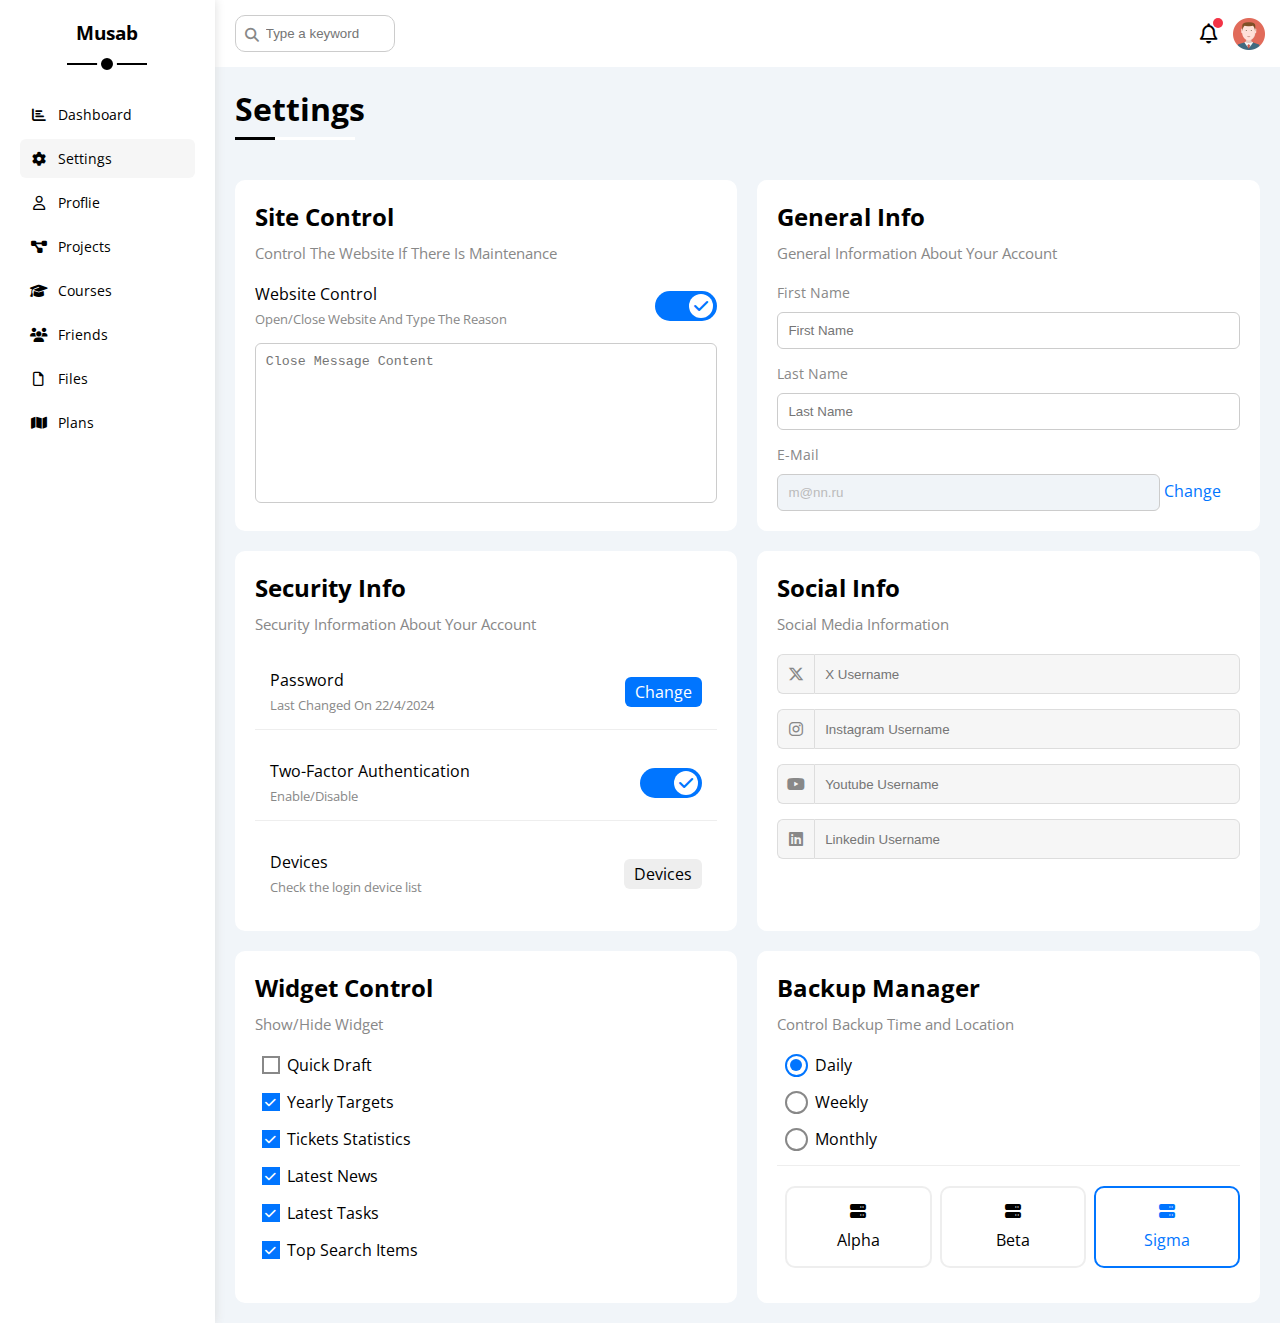
<file: settings.html>
<!DOCTYPE html>
<html lang="en">
<head>
    <meta charset="UTF-8">
    <meta name="viewport" content="width=device-width, initial-scale=1.0">
    <title>Settings</title>
    <link rel="stylesheet" href="css/all.min.css">
    <link rel="stylesheet" href="css/framwork.css">
    <link rel="stylesheet" href="css/master.css">
    <link rel="preconnect" href="https://fonts.googleapis.com">
    <link rel="preconnect" href="https://fonts.gstatic.com" crossorigin>
    <link href="https://fonts.googleapis.com/css2?family=Open+Sans:ital,wght@0,300..800;1,300..800&display=swap" rel="stylesheet">
</head>
<body>
    <div class="page d-flex">
        <div class="sidebar bg-white p-20 p-relative">
            <h3 class="p-relative txt-c mt-0">Musab</h3>
            <ul>
                <li>
                    <a class="d-flex align-center fs-14 c-black rad-6 p-10" href="index.html">
                        <i class="fa-solid fa-chart-bar fa-fw"></i>
                        <span>Dashboard</span>
                    </a>
                </li>
                <li>
                    <a class="active d-flex align-center fs-14 c-black rad-6 p-10" href="settings.html">
                        <i class="fa-solid fa-gear fa-fw"></i>
                        <span>Settings</span>
                    </a>
                </li>
                <li>
                    <a class=" d-flex align-center fs-14 c-black rad-6 p-10" href="profile.html">
                        <i class="fa-regular fa-user fa-fw"></i>
                        <span>Proflie</span>
                    </a>
                </li>
                <li>
                    <a class=" d-flex align-center fs-14 c-black rad-6 p-10" href="projects.html">
                        <i class="fa-solid fa-diagram-project fa-fw"></i>
                        <span>Projects</span>
                    </a>
                </li>
                <li>
                    <a class=" d-flex align-center fs-14 c-black rad-6 p-10" href="courses.html">
                        <i class="fa-solid fa-graduation-cap fa-fw"></i>
                        <span>Courses</span>
                    </a>
                </li>
                <li>
                    <a class=" d-flex align-center fs-14 c-black rad-6 p-10" href="friends.html">
                        <i class="fa-solid fa-users fa-fw"></i>
                        <span>Friends</span>
                    </a>
                </li>
                <li>
                    <a class=" d-flex align-center fs-14 c-black rad-6 p-10" href="files.html">
                        <i class="fa-regular fa-file fa-fw"></i>
                        <span>Files</span>
                    </a>
                </li>
                <li>
                    <a class=" d-flex align-center fs-14 c-black rad-6 p-10" href="plans.html">
                        <i class="fa-solid fa-map fa-fw"></i>
                        <span>Plans</span>
                    </a>
                </li>
            </ul>
        </div>
        <div class="content w-full">
            <!-- Start Head -->
            <div class="head bg-white p-15 between-flex">
                <div class="search p-relative">
                    <input class="p-10" type="search" placeholder="Type a keyword">
                </div>
                <div class="icons d-flex align-center">
                    <span class="notification p-relative">
                        <i class="fa-regular fa-bell fa-lg"></i>
                    </span>
                    <img src="imgs/avatar.png" alt="avatar">
                </div>
            </div>
            <!-- End Head -->
            <h1 class="p-relative">Settings</h1>
            <div class="settings-page m-20 d-grid gap-20">
                <!-- Start Settings Box -->
                <div class="p-20 bg-white rad-10">
                    <h2 class="mt-0 mb-10">Site Control</h2>
                    <p class="mt-0 mb-20 c-gray fs-15">Control The Website If There Is Maintenance</p>
                    <div class="mb-15 between-flex">
                        <div>
                            <span>Website Control</span>
                            <p class="c-gray mt-5 mb-0 fs-13">Open/Close Website And Type The Reason</p>
                        </div>
                        <div>
                            <label>
                                <input class="toggle-checkbox" type="checkbox" checked>
                                <div class="toggle-switch">
                                </div>
                            </label>
                        </div>
                    </div>
                    <textarea class="close-message b-none p-10 rad-6 d-block w-full" placeholder="Close Message Content"></textarea>
                </div>
                <!-- End Setting Box -->
                <!-- Start Settings Box -->
                <div class="p-20 bg-white rad-10">
                    <h2 class="mt-0 mb-10">General Info</h2>
                    <p class="mt-0 mb-20 c-gray fs-15">General Information About Your Account</p>
                    <div class="mb-15">
                        <label class="d-block mb-10 fs-14 c-gray" for="first">First Name</label>
                        <input class="b-none p-10 rad-6 d-block w-full border-ccc" 
                        type="text" id="first" placeholder="First Name">
                    </div>
                    <div class="mb-15">
                        <label class="d-block mb-10 fs-14 c-gray" for="last">Last Name</label>
                        <input class="b-none p-10 rad-6 d-block w-full border-ccc"
                        type="text" id="last" placeholder="Last Name">
                    </div>
                    <div>
                        <label class="d-block mb-10 fs-14 c-gray" for="e-mail">E-Mail</label>
                        <input class="email b-none p-10 rad-6 w-full border-ccc"
                        type="email" id="e-mail" placeholder="E-Mail" value="m@nn.ru" disabled>
                        <a class="c-blue" href="#">Change</a>
                    </div>
                </div>
                <!-- End Settings Box -->
                <!-- Start Settings Box -->
                <div class="p-20 bg-white rad-10">
                    <h2 class="mt-0 mb-10">Security Info</h2>
                    <p class="mt-0 mb-20 c-gray fs-15">Security Information About Your Account</p>
                    <div class="sec-box mb-15 between-flex">
                        <div>
                            <span>Password</span>
                            <p class="c-gray mt-5 mb-0 fs-13">Last Changed On 22/4/2024</p>
                        </div>
                        <a class="button bg-blue c-white btn-shape" href="#">Change</a>
                    </div>
                    <div class="sec-box mb-15 between-flex">
                        <div>
                            <span>Two-Factor Authentication</span>
                            <p class="c-gray mt-5 mb-0 fs-13">Enable/Disable</p>
                        </div>
                        <label>
                            <input class="toggle-checkbox" type="checkbox" checked>
                            <div class="toggle-switch">
                            </div>
                        </label>
                    </div>
                    <div class="sec-box between-flex">
                        <div>
                            <span>Devices</span>
                            <p class="c-gray mt-5 mb-0 fs-13">Check the login device list</p>
                        </div>
                        <a class="bg-eee c-black btn-shape" href="#">Devices</a>
                    </div>
                </div>
                <!-- End Settings Box -->
                <!-- Start Settings Box -->
                <div class="social-boxes p-20 bg-white rad-10">
                    <h2 class="mt-0 mb-10">Social Info</h2>
                    <p class="mt-0 mb-20 c-gray fs-15">Social Media Information</p>
                    <div class="d-flex align-center mb-15">
                        <i class="fa-brands fa-x-twitter c-gray center-flex"></i>
                        <input class="w-full" type="text" placeholder="X Username">
                    </div>
                    <div class="d-flex align-center mb-15">
                        <i class="fa-brands fa-instagram c-gray center-flex"></i>
                        <input class="w-full" type="text" placeholder="Instagram Username">
                    </div>
                    <div class="d-flex align-center mb-15">
                        <i class="fa-brands fa-youtube c-gray center-flex"></i>
                        <input class="w-full" type="text" placeholder="Youtube Username">
                    </div>
                    <div class="d-flex align-center mb-15">
                        <i class="fa-brands fa-linkedin c-gray center-flex"></i>
                        <input class="w-full" type="text" placeholder="Linkedin Username">
                    </div>
                </div>
                <!-- End Settings Box -->
                <div class="widget-control p-20 bg-white rad-10">
                    <h2 class="mt-0 mb-10">Widget Control</h2>
                    <p class="c-gray fs-15 mt-0 mb-20">Show/Hide Widget</p>
                    <div class="control d-flex align-center mb-15">
                        <input type="checkbox" id="one">
                        <label for="one">Quick Draft</label>
                    </div>
                    <div class="control d-flex align-center mb-15">
                        <input type="checkbox" id="two" checked>
                        <label for="two">Yearly Targets</label>
                    </div>
                    <div class="control d-flex align-center mb-15">
                        <input type="checkbox" id="three" checked>
                        <label for="three">Tickets Statistics</label>
                    </div>
                    <div class="control d-flex align-center mb-15">
                        <input type="checkbox" id="four" checked>
                        <label for="four">Latest News</label>
                    </div>
                    <div class="control d-flex align-center mb-15">
                        <input type="checkbox" id="five" checked>
                        <label for="five">Latest Tasks</label>
                    </div>
                    <div class="control d-flex align-center mb-15">
                        <input type="checkbox" id="six" checked>
                        <label for="six">Top Search Items</label>
                    </div>
                </div>
                <div class="backup-control p-20 bg-white rad-10">
                    <h2 class="mt-0 mb-10">Backup Manager</h2>
                    <p class="c-gray fs-15 mt-0 mb-20">Control Backup Time and Location</p>
                    <div class="date d-flex align-center mb-15">
                        <input type="radio" name="time" id="daily" checked>
                        <label for="daily">Daily</label>
                    </div>
                    <div class="date d-flex align-center mb-15">
                        <input type="radio" name="time" id="weekly">
                        <label for="weekly">Weekly</label>
                    </div>
                    <div class="date d-flex align-center mb-15">
                        <input type="radio" name="time" id="monthly">
                        <label for="monthly">Monthly</label>
                    </div>
                    <div class="servers d-flex align-center txt-c">
                        <input type="radio" name="servers" id="server-one">
                        <div class="server mb-15 rad-10 w-full">
                            <label class="d-block m-15" for="server-one">
                                <i class="fa-solid fa-server d-block mb-10"></i>
                                Alpha
                            </label>
                        </div>
                        <input type="radio" name="servers" id="server-two">
                        <div class="server mb-15 rad-10 w-full">
                            <label class="d-block m-15" for="server-two">
                                <i class="fa-solid fa-server d-block mb-10"></i>
                                Beta
                            </label>
                        </div>
                        <input type="radio" name="servers" id="server-three" checked>
                        <div class="server mb-15 rad-10 w-full">
                            <label class="d-block m-15" for="server-three">
                                <i class="fa-solid fa-server d-block mb-10"></i>
                                Sigma
                            </label>
                        </div>
                    </div>
                </div>
            </div>
        </div>
    </div>
</body>
</html>
</file>
<file: css/framwork.css>
:root {
    --blue-color: #0075ff;
    --blue-alt-color: #0d96d5;
    --orange-color: #f59e0b;
    --red-color: #f33446;
    --gray-color: #888;
    --green-color: #22c55e;
}
/* Start Box */
.d-flex {
    display: flex;
}
.d-grid {
    display: grid;
}
.d-block {
    display: block;
}
.gap-20 {
    gap: 20px;
}
.align-center {
    align-items: center;
}
.space-between {
    justify-content: space-between;
}
.f-wrap {
    flex-wrap: wrap;
}
@media (max-width: 767px) {
    .block-mobile {
        display: block;
    }
    .hide-mobile {
        display: none;
    }
}

/* End Box */
/* Start Padding + Margin */
.p-10 {
    padding: 10px;
}
.p-15 {
    padding: 15px;
}
.p-20 {
    padding: 20px;
}
.pt-10 {
    padding-top: 10px;
}
.pt-15 {
    padding-top: 15px;
}
.pt-20 {
    padding-top: 20px;
}
.pb-10 {
    padding-bottom: 10px;
}
.pb-15 {
    padding-bottom: 15px;
}
.pb-20 {
    padding-bottom: 20px;
}
.pl-15 {
    padding-left: 15px;
}
.m-0 {
    margin: 0;
}
.m-15 {
    margin: 15px;
}
.m-20 {
    margin: 20px;
}
.mt-0 {
    margin-top: 0;
}
.mt-5 {
    margin-top: 5px;
}
.mt-10 {
    margin-top: 10px;
}
.mt-15 {
    margin-top: 15px;
}
.mt-20 {
    margin-top: 20px;
}
.mt-25 {
    margin-top: 25px;
}
.mr-10 {
    margin-right: 10px;
}
.mr-15 {
    margin-right: 15px;
}
.mb-0 {
    margin-bottom: 0px;
}
.mb-5 {
    margin-bottom: 5px;
}
.mb-10 {
    margin-bottom: 10px;
}
.mb-15 {
    margin-bottom: 15px;
}
.mb-20 {
    margin-bottom: 20px;
}
.mb-25 {
    margin-bottom: 25px;
}
/* End Padding + Margin */
/* Start Color */
.bg-white {
    background-color: white;
}
.bg-eee {
    background-color: #eee;
}
.bg-blue {
    background-color: var(--blue-color);
}
.bg-orange {
    background-color: var(--orange-color);
}
.bg-green {
    background-color: rgb(34 197 94 / 20%);
}
.bg-green1 {
    background-color: var(--green-color);
}
.bg-red {
    background-color: var(--red-color);
}
.c-black {
    color: black;
}
.c-gray {
    color: var(--gray-color);
}
.c-white {
    color: white;
}
.c-blue {
    color: var(--blue-color);
}
.c-orange {
    color: var(--orange-color);
}
.c-green {
    color: rgb(34 197 94 / 20%);
}
.c-green1 {
    color: var(--green-color);
}
.c-red {
    color: var(--red-color);
}
/* End Color */
/* Start Position */
.p-relative {
    position: relative;
}
.p-absolute {
    position: absolute;
}
/* End Position */
/* Start Font */
.txt-c {
    text-align: center;
}
.fs-13 {
    font-size: 13px;
}
.fs-14 {
    font-size: 14px;
}
.fs-15 {
    font-size: 15px;
}
.fs-25 {
    font-size: 25px;
}
.fw-bold {
    font-weight: bold;
}
@media (max-width: 767px) {
    .txt-c-mobile {
        text-align: center;
    }
}
/* End Font */
/* Start Border */
.b-none {
    border: none;
}
.border-ccc {
    border: 1px solid #ccc;
}
.border-eee {
    border: 1px solid #eee;
}
.rad-6 {
    border-radius: 6px;
}
.rad-10 {
    border-radius: 10px;
}
.rad-half {
    border-radius: 50%;
}
/* End Border */
/* Start Width + Height */
.w-full {
    width: 100%;
}
.w-fit {
    width: fit-content;
}
.w-100 {
    width: 100px;
}
.h-100 {
    height: 100px;
}
.h-full {
    height: 100%;
}
/* End Width + Height */
/* Start Componants */
.between-flex {
    display: flex;
    justify-content: space-between;
    align-items: center;
}
.center-flex {
    display: flex;
    justify-content: center;
    align-items: center;
}
.btn-shape {
    padding: 4px 10px;
    border-radius: 6px;
}
/* End Componants */
</file>
<file: css/master.css>
:root {
    --blue-color: #0075ff;
    --blue-alt-color: #0d96d5;
    --orange-color: #f59e0b;
    --red-color: #f33446;
    --gray-color: #888;
    --green-color: #22c55e;
}

* {
    box-sizing: border-box;
}
body {
    font-family: "Open Sans", sans-serif;
    margin: 0;
}
*:focus {
    outline: none;
}
a {
    text-decoration: none;
}
ul {
    list-style: none;
    padding: 0;
}
::-webkit-scrollbar {
    width: 15px;
}
::-webkit-scrollbar-track {
    background-color: white;
}
::-webkit-scrollbar-thumb {
    background-color: var(--blue-color);
}
::-webkit-scrollbar-thumb:hover {
    background-color: var(--blue-alt-color);
}
.page {
    background-color: #f1f5f9;
    min-height: 100vh;
}
/* Start Sidebar */
.sidebar {
    width: 250px;
    box-shadow: 0 0 10px #ddd;
}
.sidebar > h3 {
    margin-bottom: 50px;
}
.sidebar > h3::before,
.sidebar > h3::after {
    content: '';
    background-color: black;
    transform: translate(-50%);
    position: absolute;
    left: 50%;
}  
.sidebar > h3::before {
    width: 80px;
    height: 2px;
    bottom: -20px;
    left: 50%;
}
.sidebar > h3::after {
    bottom: -29px;
    width: 12px;
    height: 12px;
    border-radius: 50%;
    border: 4px solid white;
}
.sidebar ul li a:hover,
.sidebar ul li a.active{
    background-color: #f6f6f6;
}
.sidebar ul li a {
    transition: .3s;
    margin-bottom: 5px;
}
.sidebar ul li a span {
    font-size: 14px;
    margin-left: 10px;
}
@media (max-width: 767px) {
    .sidebar {
        width: 58px;
        padding: 10px;
    }
    .sidebar > h3 {
        font-size: 13px;
        margin-bottom: 15px;
    }
    .sidebar > h3::before,
    .sidebar > h3::after {
        display: none;
    }
    .sidebar ul li a span {
        display: none;
    }
}
/* End Sidebar */
/* Start Content Head */
.content {
    overflow: hidden;
}
.head .search::before {
    font-family: var(--fa-style-family-classic);
    content: '\f002';
    font-weight: 900;
    position: absolute;
    left: 15px;
    top: 50%;
    transform: translateY(-50%);
    font-size: 14px;
    color: var(--gray-color);
}
.head .search input {
    border: 1px solid #ccc;
    border-radius: 10px;
    margin-left: 5px;
    padding-left: 30px;
    width: 160px;
    transition: width 0.3s;
}
.head .search input:focus {
    width: 200px;
    outline: #ddd;
}
.head .search input:focus::placeholder {
    opacity: 0;
    color: transparent;
}
.head .icons .notification i {
    cursor: pointer;
}
.head .icons .notification::before {
    content: '';
    position: absolute;
    width: 10px;
    height: 10px;
    background-color: var(--red-color);
    border-radius: 50%;
    top: -5px;
    right: -5px;
}
.head .icons img {
    width: 32px;
    height: 32px;
    margin-left: 15px;
    cursor: pointer;
}
.page h1 {
    margin: 20px 20px 50px;
}
.page h1::before,
.page h1::after {
    content: '';
    height: 3px;
    position: absolute;
    bottom: -10px;
    left: 0;
}
.page h1::before{
    background-color: white;
    width: 120px;
}
.page h1::after{
    background-color: black;
    width: 40px;
}
.wrapper {
    grid-template-columns: repeat(auto-fill, minmax(450px, 1fr));
    margin-left: 20px;
    margin-right: 20px;
    margin-bottom: 20px;
}
@media (max-width: 767px) {
    .wrapper {
        grid-template-columns: minmax(200px, 1fr);
        margin-left: 10px;
        margin-right: 10px;
        gap: 10px;
    }
}
/* End Content Head */
/* Start Welcome Widget */
.welcome {
    overflow: hidden;
}
.welcome .intro img {
    width: 200px;
    margin-bottom: -10px;
}
.welcome .avatar {
    width: 64px;
    height: 64px;
    border: 2px solid white;
    border-radius: 50%;
    padding: 2px;
    box-shadow: 0 0 5px #ddd;
    margin-left: 20px;
    margin-top: -32px;
}
.welcome .body {
    border-top: 1px solid #eee;
    border-bottom: 1px solid #eee;
}
.welcome .body > div {
    flex: 1;
}
.welcome .visit {
    margin: 0 15px 15px auto;
    transition: 0.3s;
}
.welcome .visit:hover {
    background-color: var(--blue-alt-color);
}
@media (max-width: 767px) {
    .welcome .intro {
        padding-bottom: 30px;
    }
    .welcome .avatar {
        margin-left: 0;
    }
    .welcome .body > div:not(:last-child) {
        margin-bottom: 20px;
    }
}
/* End Welcome Widget */
/* Start Quick Draft Widget */
.quick-draft textarea {
    resize: none;
    min-height: 180px;
}
.quick-draft .save {
    cursor: pointer;
    transition: 0.3s;
    margin-left: auto;
}
.quick-draft .save:hover {
    background-color: var(--blue-alt-color);
}
/* End Quick Draft Widget */
/* Start Targets */
.target .target-row .icon {
    width: 80px;
    height: 80px;
    margin-right: 15px;
}
.target .details {
    flex: 1;
}
.target .details .progress {
    height: 5px;
}
.target .details .progress > span {
    position: absolute;
    top: 0;
    left: 0;
    height: 100%;
}
.target .details .progress > span span {
    position: absolute;
    bottom: 16px;
    right: -16px;
    color: white;
    padding: 2px 5px;
    border-radius: 6px;
    font-size: 12px;
}
.target .details .progress > span span::after{
    content: '';
    border-color: transparent;
    border-width: 5px;
    border-style: solid;
    position: absolute;
    bottom: -10px;
    left: 50%;
    transform: translateX(-50%);
}
.target .details .progress > .blue span::after {
    border-top-color: var(--blue-color);
}
.target .details .progress > .orange span::after {
    border-top-color: var(--orange-color);
}
.target .details .progress > .green span::after {
    border-top-color: var(--green-color);
}
.blue .icon,
.blue .progress {
    background-color: rgb(0 117 255 / 20%);
}
.orange .icon,
.orange .progress {
    background-color: rgb(245 158 11 / 20%);
}
.green .icon,
.green .progress {
    background-color: rgb(34 197 94 / 20%);
}
/* End Targets */
/* Start Tickets */
.tickets .box {
    border: 1px solid #ccc;
    width: calc(50% - 10px);
}
@media (max-width: 767px) {
    .tickets .box {
        width: 100%;
    }
}
/* End Tickets */
/* Start Latest News */
.latest-news .news-row:not(:last-of-type) {
    margin-bottom: 20px;
    padding-bottom: 20px;
    border-bottom: 1px solid #eee;
}
.latest-news .news-row img {
    width: 100px;
    border-radius: 6px;
    margin-right: 15px;
}
.latest-news .news-row .info {
    flex-grow: 1;
}
.latest-news .news-row .info h3 {
    margin: 0 0 6px;
    font-size: 16px;
}
@media (max-width: 767px) {
    .latest-news .news-row {
        display: block;
    }
    .latest-news .news-row .label {
        margin: 10px auto;
        width: fit-content;
    }
}
/* End Latest News */
/* Start Tasks */
.tasks .task-row:not(:last-of-type) {
    margin-bottom: 15px;
    padding-bottom: 15px;
    border-bottom: 1px solid #eee;
}
.tasks .task-row .info {
    flex-grow: 1;
}
.tasks .done {
    opacity: 0.3;
}
.tasks .done h3,
.tasks .done p {
    text-decoration: line-through;
}
.tasks .delete {
    cursor: pointer;
    transition: 0.3;
}
.tasks .delete:hover {
    color: var(--red-color);
}
/* End Tasks */
/* Start Latest Uploads */
.latest-uploads ul li:not(:last-child) {
    border-bottom: 1px solid #eee;
}
.latest-uploads ul li img {
    width: 40px;
    height: 40px;
}
/* End Latest Uploads */
/* Start Last Project */
.last-project ul::before {
    content: '';
    position: absolute;
    left: 11px;
    width: 2px;
    height: 100%;
    background-color: var(--blue-color);
}
.last-project ul li::before {
    content: '';
    width: 20px;
    height: 20px;
    display: block;
    border-radius: 50%;
    background-color: white;
    border: 2px solid white;
    outline: 2px solid var(--blue-color);
    margin-right: 15px;
    z-index: 1;
}
.last-project ul li.done::before {
    content: '';
    background-color: var(--blue-color);
}
.last-project ul li.current::before {
    content: '';
    animation: change-color 0.8s infinite alternate;
}
.last-project .launch-icon {
    position: absolute;
    width: 160px;
    bottom: 0;
    right: 0;
    opacity: 0.4;
}
/* End Last Project */
/* Start Reminders */
.reminders ul li .key {
    width: 15px;
    height: 15px;
}
.reminders ul li > .blue {
    border-left: 2px solid var(--blue-color);
}
.reminders ul li > .green {
    border-left: 2px solid var(--green-color);
}
.reminders ul li > .orange {
    border-left: 2px solid var(--orange-color);
}
.reminders ul li > .red {
    border-left: 2px solid var(--red-color);
}
/* End Reminders */
/* Start Latest Post  */
.latest-post .avatar {
    width: 48px;
    height: 48px;
}
.latest-post .post-content {
    line-height: 1.8;
    border-top: 1px solid #eee;
    border-bottom: 1px solid #eee;
    min-height: 240px;
}
/* End Latest Post  */
/* Start Social Media  */
.social-media .box {
    padding-left: 70px;
}
.social-media .box i {
    position: absolute;
    left: 0;
    top: 0;
    width: 52px;
    transition: 0.3s;
}
.social-media .box i:hover {
    transform: rotate(5deg);
}
.social-media .x {
    background-color: #657786;
    color: #14171a;
}
.social-media .x i,
.social-media .x a {
    background-color: #14171a;
}
.social-media .ig {
    background-color: #833ab436;
    color: #c13584;
}
.social-media .ig i,
.social-media .ig a {
    background-color: #c13584;
}
.social-media .youtube {
    background-color: #ffcccc;
    color: #ff0000;
}
.social-media .youtube i,
.social-media .youtube a {
    background-color: #ff0000;
}
.social-media .linkedin {
    background-color: #cce4f0;
    color: #0a66c2;
}
.social-media .linkedin i,
.social-media .linkedin a {
    background-color: #0a66c2;
}
/* End Social Media  */
/* Start Project Table  */
.projects .reponsive-table {
    overflow-x: auto;
}
.projects table {
    min-width: 1000px;
    border-spacing: 0;
}
.projects thead td {
    background-color: #eee;
    font-weight: bold;
}
.projects table td {
    padding: 15px;
}
.projects tbody td {
    border-bottom: 1px solid #eee;
    border-left: 1px solid #eee;
    transition: 0.3s;
}
.projects table tbody tr td:last-child {
    border-right: 1px solid #eee;
}
.projects tbody tr:hover td {
    background-color: #faf7f7;
}
.projects table img {
    width: 32px;
    height: 32px;
    border-radius: 50%;
    padding: 2px;
    background-color: white;
}
.projects table img:not(:first-child) {
    margin-left: -20px;
}
.projects table .label {
    font-size: 13px;
}
/* End Project Table  */
/* Start Settings */
.settings-page {
    grid-template-columns: repeat(auto-fill, minmax(450px, 1fr));
}
@media (max-width: 767px) {
    .settings-page {
        grid-template-columns: minmax(100px, 1fr);
        margin-left: 10px;
        margin-right: 10px;
        gap: 10px;
    }
}
.settings-page .close-message {
    border: 1px solid #ccc;
    resize: none;
    min-height: 160px;
}
.settings-page .email {
    display: inline-flex;
    width: calc(100% - 80px);
}
.settings-page .sec-box {
    padding: 15px;
}
.settings-page .sec-box:not(:last-of-type) {
    border-bottom: 1px solid #eee;
}
.settings-page .sec-box .button {
    transition: 0.3s;
}
.settings-page .sec-box .button:hover {
    background-color: var(--blue-alt-color);
}
.settings-page .social-boxes i {
    width: 40px;
    height: 40px;
    background-color: #f6f6f6;
    border: 1px solid #ddd;
    border-right: none;
    border-radius: 6px 0 0 6px;
    transition: 0.3s;
}
.settings-page .social-boxes input {
    height: 40px;
    background-color: #f6f6f6;
    border: 1px solid #ddd;
    padding-left: 10px;
    border-radius: 0 6px 6px 0;
}
.settings-page .social-boxes > div:focus-within i {
    color: black;
}

.widget-control .control input[type="checkbox"] {
    appearance: none;
}
.widget-control .control label {
    padding-left: 25px;
    cursor: pointer;
    position: relative;
}
.widget-control .control label::before {
    content: '';
    position: absolute;
    left: 0;
    top: 50%;
    width: 14px;
    height: 14px;
    border: 2px solid var(--gray-color);
    margin-top: -9px;
}
.widget-control .control label:hover::before {
    border-color: var(--blue-alt-color);
}
.widget-control .control label::after {
    font-family: var(--fa-style-family-classic);
    content: '\f00c';
    font-weight: 900;
    position: absolute;
    left: 0;
    top: 50%;
    margin-top: -9px;
    background-color: var(--blue-color);
    color: white;
    font-size: 12px;
    width: 18px;
    height: 18px;
    display: flex;
    align-items: center;
    justify-content: center;
    transform: scale(0) rotate(360deg);
    transition: 0.3s;
}
.widget-control .control input[type="checkbox"]:checked + label::after {
    transform: scale(1);
}

.backup-control input[type="radio"] {
    appearance: none;
}
.backup-control .date label {
    padding-left: 30px;
    cursor: pointer;
    position: relative;
}
.backup-control .date label::before {
    content: '';
    position: absolute;
    left: 0;
    top: 50%;
    width: 19px;
    height: 19px;
    border: 2px solid var(--gray-color);
    border-radius: 50%;
    margin-top: -11px;
}
.backup-control .date label::after {
    content: '';
    position: absolute;
    top: 5px;
    left: 5px;
    width: 12px;
    height: 12px;
    background-color: var(--blue-color);
    border-radius: 50%;
    transform: scale(0);
    transition: 0.3s;
}
.backup-control .date input[type="radio"]:checked + label::before {
    border-color: var(--blue-color);
}
.backup-control .date input[type="radio"]:checked + label::after {
    transform: scale(1);
}
.backup-control .servers {
    border-top: 1px solid #eee;
    padding-top: 20px;
}
@media (max-width: 767px) {
    .backup-control .servers {
        flex-wrap: wrap;
    }
}
.backup-control .servers .server {
    border: 2px solid #eee;
    position: relative;
}
.backup-control .servers .server label {
    cursor: pointer;
}
.backup-control .servers input[type="radio"]:checked + .server {
    border-color: var(--blue-color);
    color: var(--blue-color);
}

.toggle-checkbox {
    appearance: none;
    display: none;
}
.toggle-switch {
    background-color: #ccc;
    width: 62px;
    height: 30px;
    border-radius: 15px;
    position: relative;
    transition: 0.3s;
    cursor: pointer;
}
.toggle-switch::before {
    font-family: var(--fa-style-family-classic);
    content: '\f00d';
    font-weight: 900;
    background-color: white;
    width: 24px;
    height: 24px;
    position: absolute;
    border-radius: 50%;
    top: 3px;
    left: 3px;
    display: flex;
    align-items: center;
    justify-content: center;
    color: #aaa;
    transition: 0.3s;
}
.toggle-checkbox:checked + .toggle-switch {
    background-color: var(--blue-color);
}
.toggle-checkbox:checked + .toggle-switch::before {
    content: '\f00c';
    left: 34px;
    color: var(--blue-color);
}
.settings-page :disabled {
    cursor: no-drop;
    background-color: #f0f4f8;
    color: #bbb;
}
/* End Settings */
/* Start Profile Page  */
@media (max-width: 767px) {
    .profile-page .overview {
        flex-direction: column;
    }
}
.profile-page .avatar-box {
    width: 300px;
}
@media (min-width: 768px) {
    .profile-page .avatar-box {
        width: 300px;
        border-right: 1px solid #eee;
    }
}
.profile-page .avatar-box > img {
    width: 120px;
    height: 120px;
}
.profile-page .avatar-box .level {
    height: 6px;
    overflow: hidden;
    margin: auto;
    width: 65%;
}
.profile-page .avatar-box .level span {
    position: absolute;
    left: 0;
    top: 0;
    height: 100%;
    background-color: var(--blue-color);
    border-radius: 6px;
}
.profile-page .info-box .box {
    flex-wrap: wrap;
    border-bottom: 1px solid #eee;
    transition: 0.3s;
}
.profile-page .info-box .box:hover {
    background-color: #f9f9f9;
}
.profile-page .info-box .box > div {
    min-width: 250px;
    padding: 10px 0 0;
}
.profile-page .info-box .box h4 {
    font-weight: normal;
}

@media (max-width:767px) {
    .profile-page .other-data {
        flex-direction: column;
    }
}
.profile-page .skills-card {
    flex-grow: 1;
}
.profile-page .skills-card ul li {
    padding: 15px 0;
}
.profile-page .skills-card ul li:not(:last-child) {
    border-bottom: 1px solid #eee;
}
.profile-page .skills-card ul li span {
    display: inline-flex;
    padding: 4px 10px;
    background-color: #eee;
    border-radius: 6px;
    font-size: 14px;
}
.profile-page .skills-card ul li span:not(:last-child) {
    margin-right: 5px;
}
.profile-page .activities {
    flex-grow: 2;
}
.profile-page .activity:not(:last-of-type) {
    border-bottom: 1px solid #eee;
    padding-bottom: 20px;
    margin-bottom: 20px;
}
.profile-page .activity img {
    width: 64px;
    height: 64px;
    border-radius: 50%;
    margin-right: 10px;
}
@media (min-width: 768px) {
    .profile-page .activity .date {
        margin-left: auto;
        text-align: right;
    }
}
@media (max-width: 767px) {
    .profile-page .activity {
        flex-direction: column;
    }
    .profile-page .activity img {
        margin-right: 0;
        margin-bottom: 15px;
    }
    .profile-page .activity .date {
        margin-top: 15px;
    }
}
/* End Profile Page  */
/* Start Projects Page  */
.projects-page {
    grid-template-columns: repeat(auto-fill, minmax(450px, 1fr));
}
@media (max-width: 767px) {
    .projects-page {
        grid-template-columns: minmax(200px, 1fr);
        margin-left: 10px;
        margin-right: 10px;
        gap: 10px;
    }
}
.projects-page .project .date {
    position: absolute;
    top: 10px;
    right: 10px;
}
.projects-page .project h4 {
    font-weight: normal;
}
.projects-page .project .team {
    position: relative;
    min-height: 80px;
}
.projects-page .project .team a {
    position: absolute;
    top: 0;
    bottom: 0;
}
.projects-page .project .team a:nth-child(2) {
    left: 25px;
}
.projects-page .project .team a:nth-child(3) {
    left: 50px;
}
.projects-page .project .team a:nth-child(4) {
    left: 75px;
}
.projects-page .project .team a:nth-child(5) {
    left: 100px;
}
.projects-page .project .team a:hover {
    z-index: 1000;
}
.projects-page .project .team img {
    width: 40px;
    height: 40px;
    border-radius: 50%;
    border: 2px solid white;
}
.projects-page .project .do {
    justify-content: flex-end;
    border-top: 1px solid #eee;
    padding-top: 15px;
    margin-top: 15px;
}
@media (max-width: 767px) {
    .projects-page .project .do {
        flex-direction: column;
    }
}
.projects-page .project .do span {
    padding: 3px 8px;
    margin-left: 5px;
    width: fit-content;
}
@media (max-width: 767px) {
    .projects-page .project .do span:not(:last-child) {
        margin-bottom: 15px;
    }
}
.projects-page .project .info {
    border-top: 1px solid #eee;
    margin-top: 15px;
    padding-top: 15px;
}
@media (max-width: 767px) {
    .projects-page .project .info {
        flex-direction: column;
    }
}
.projects-page .project .prog {
    height: 8px;
    width: 260px;
    position: relative;
    border-radius: 6px;
}
@media (max-width: 767px) {
    .projects-page .project .prog {
        margin-bottom: 15px;
    }
}
.projects-page .project .prog span {
    position: absolute;
    top: 0;
    left: 0;
    height: 100%;
    border-radius: 6px;
}
/* End Projects Page  */
/* Start Courses Page  */
.courses-page {
    grid-template-columns: repeat(auto-fill, minmax(300px, 1fr));
}
@media (max-width: 767px) {
    .courses-page {
        grid-template-columns: minmax(200px, 1fr);
        margin-left: 10px;
        margin-right: 10px;
        gap: 10px;
    }
}
.courses-page .course {
    overflow: hidden;
}
.courses-page .course .cover {
    max-width: 100%;
}
.courses-page .course .instructor {
    position: absolute;
    width: 64px;
    height: 64px;
    border-radius: 50%;
    top: 20px;
    left: 20px;
    border: 2px solid white;
}
.courses-page .course .info {
    border-top: 1px solid #eee;
    font-size: 13px;
}
.courses-page .course .info .title {
    position: absolute;
    left: 50%;
    transform: translateX(-50%);
    font-size: 13px;
    top: -13px;
    height: 27px;
}
/* End Courses Page  */
/* Start Friends Page  */
.friends-page {
    grid-template-columns: repeat(auto-fill, minmax(300px, 1fr));
}
@media (max-width: 767px) {
    .friends-page {
        grid-template-columns: minmax(200px, 1fr);
        margin-left: 10px;
        margin-right: 10px;
        gap: 10px;
    }
}
.friends-page .contact {
    position: absolute;
    left: 10px;
    top: 10px;
}
.friends-page .contact i {
    background-color: #eee;
    padding: 10px;
    border-radius: 50%;
    color: #666;
    font-size: 13px;
    cursor: pointer;
    transition: 0.3s;
}
.friends-page .contact i:hover {
    background-color: var(--blue-color);
    color: white;
}
.friends-page .friend .icons {
    border-top: 1px solid #eee;
    border-bottom: 1px solid #eee;
    margin-top: 15px;
    margin-bottom: 15px;
    padding-top: 15px;
    padding-bottom: 15px;
}
.friends-page .friend .icons i {
    margin-right: 5px;
}
.friends-page .friend .icons .vip {
    position: absolute;
    top: 50%;
    right: 0;
    transform: translateY(-50%);
    font-size: 40px;
    opacity: 0.3;
}
/* End Friends Page  */
/* Start Files Page  */
.files-page {
    flex-direction: row-reverse;
    align-items: flex-start;
}
@media (max-width: 767px) {
    .files-page {
        flex-direction: column;
        align-items: normal;
    }
}
.files-page .files-status {
    min-width: 260px;
}
.files-page .files-status .icon {
    width: 40px;
    height: 40px;
    margin-right: 10px;
}
.files-page .files-status .size {
    margin-left: auto;
}
.files-page .files-status .blue {
    background-color: rgb(0 117 255 / 20%);
}
.files-page .files-status .green {
    background-color: rgb(34 197 94 / 20%);
}
.files-page .files-status .red {
    background-color: rgb(244 67 54 / 20%);
}
.files-page .files-status .orange {
    background-color: rgb(245 158 11 / 20%);
}
.files-page .files-status .upload {
    margin: 15px auto 0;
    padding: 10px 15px;
    transition: 0.3s;
}
.files-page .files-status .upload:hover {
    background-color: var(--blue-alt-color);
}
.files-page .files-status .upload:hover i {
    animation: go-up 0.8s infinite;
}
.files-page .files-content {
    flex: 1;
    grid-template-columns: repeat(auto-fill, minmax(200px, 1fr));
}
.files-page .files-content img {
    width: 64px;
    height: 64px;
    transition: 0.3s;
}
.files-page .files-content .file:hover img {
    transform: rotate(5deg);
}
.files-page .files-content .info {
    border-top: 1px solid #eee;
}
/* End Files Page  */
/* Start PLans Page  */
.plans-page {
    grid-template-columns: repeat(auto-fill, minmax(300px, 1fr));
}
@media (max-width: 767px) {
    .plans-page {
        grid-template-columns: minmax(200px, 1fr);
        margin-left: 10px;
        margin-right: 10px;
        gap: 10px;
    }
}
.plans-page .plan .top {
    border: 3px solid white;
    outline: 3px solid transparent;
}
.plans-page .plan.green .top {
    outline-color: var(--green-color);
}
.plans-page .plan.orange .top {
    outline-color: var(--orange-color);
}
.plans-page .plan.blue .top {
    outline-color: var(--blue-color);
}
.plans-page .plan .price {
    position: relative;
    font-size: 40px;
    width: fit-content;
    margin: auto;
}
.plans-page .plan .price span {
    position: absolute;
    left: -20px;
    top: 0;
    font-size: 25px;
}
.plans-page .plan ul li {
    padding: 15px 0;
    display: flex;
    align-items: center;
    font-size: 15px;
    border-bottom: 1px solid #eee;
}
.plans-page .plan ul li .yes {
    color: var(--green-color);
}
.plans-page .plan ul li i:not(.yes, .help) {
    color: var(--red-color);
}
.plans-page .plan ul li i:first-child {
    font-size: 18px;
    margin-right: 5px;
}
.plans-page .plan ul li .help {
    color: var(--gray-color);
    margin-left: auto;
    cursor: pointer;
}
/* End PLans Page  */
/* Start Animation */
@keyframes change-color {
    from {
        background-color: var(--blue-color);
    }
    to {
        background-color: white;
    }
}
@keyframes go-up {
    0%, 100% {
        transform: translateY(0);
    }
    50% {
        transform: translateY(-5px);
    }
}
/* End Animation */
</file>
